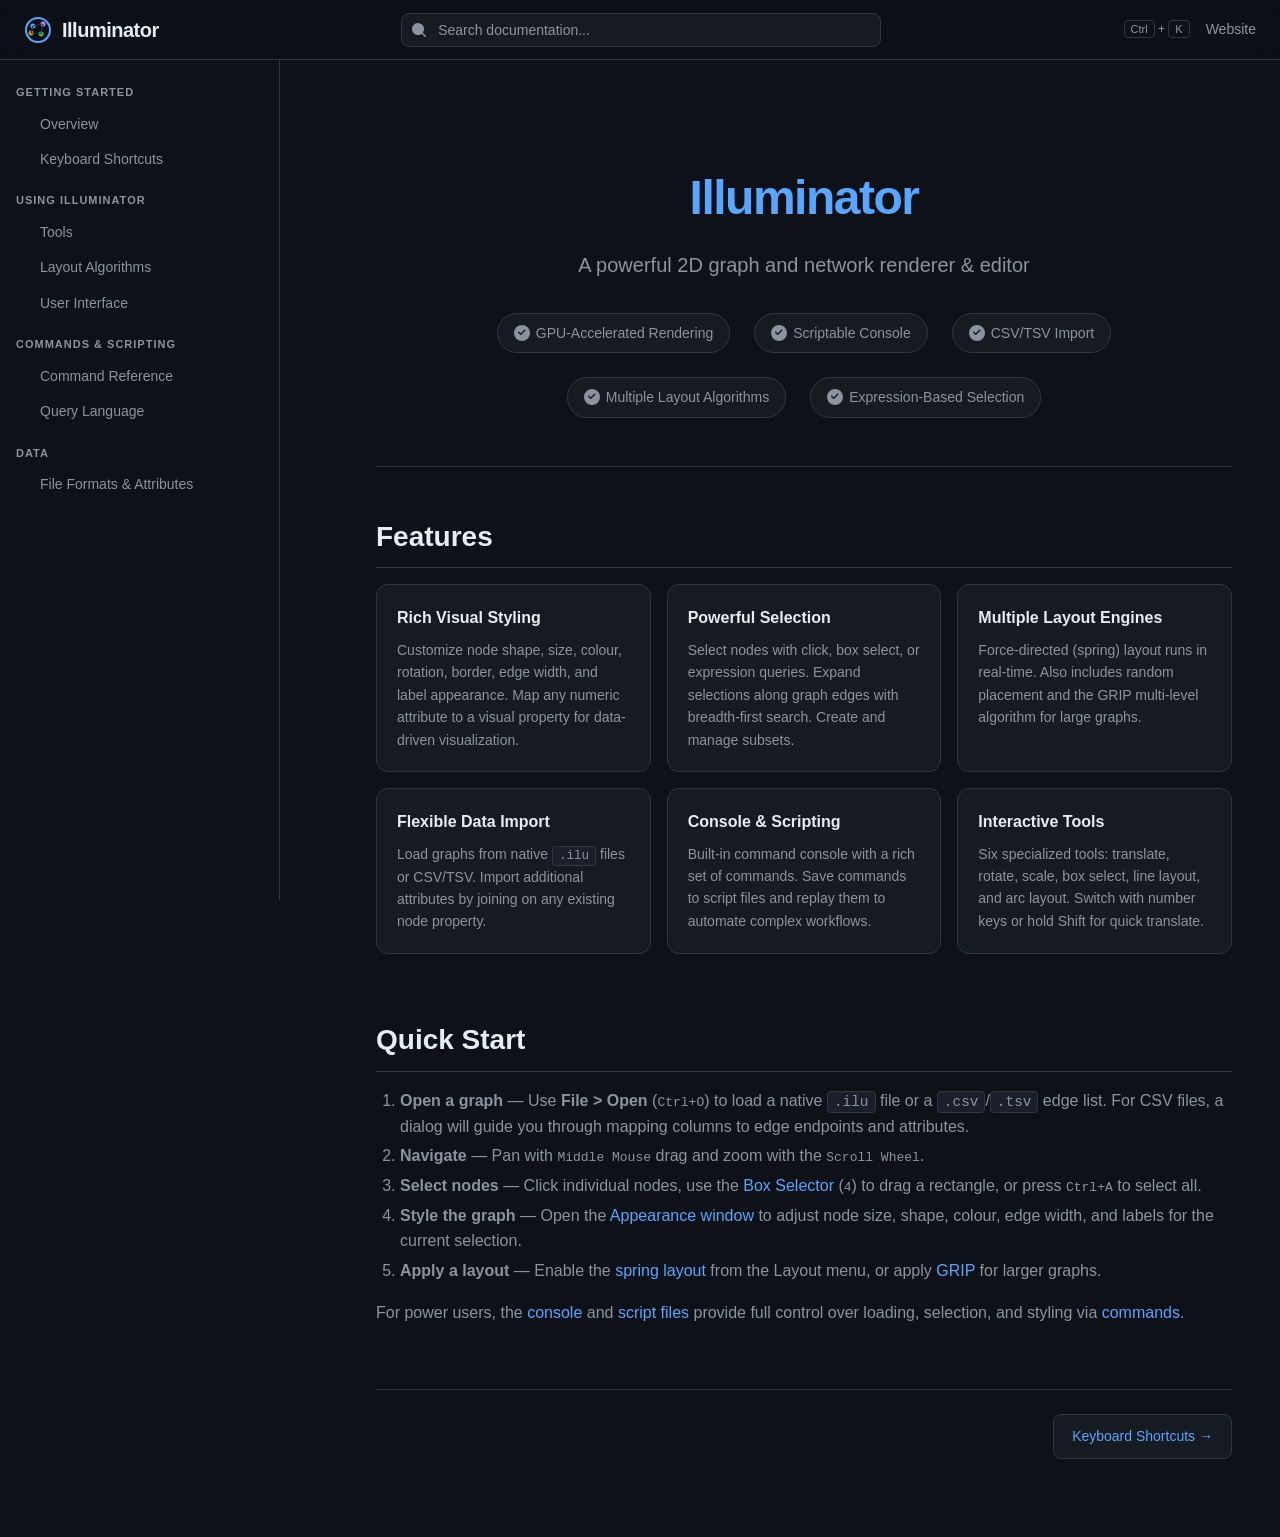
<file: docs/index.html>
<!DOCTYPE html>
<html lang="en">
<head>
<meta charset="UTF-8">
<meta name="viewport" content="width=device-width, initial-scale=1.0">
<title>Illuminator - 2D Graph Editor & Renderer</title>
<link rel="stylesheet" href="style.css">
</head>
<body>

<header class="header">
  <button class="sidebar-toggle" onclick="document.querySelector('.sidebar').classList.toggle('open')" aria-label="Toggle navigation">
    <svg width="20" height="20" fill="none" stroke="currentColor" stroke-width="2"><path d="M3 6h14M3 10h14M3 14h14"/></svg>
  </button>
  <a class="header-logo" href="/">
    <svg viewBox="0 0 28 28" fill="none"><circle cx="14" cy="14" r="12" stroke="#58a6ff" stroke-width="2"/><circle cx="9" cy="10" r="2.5" fill="#58a6ff"/><circle cx="19" cy="8" r="2.5" fill="#bc8cff"/><circle cx="17" cy="18" r="2.5" fill="#3fb950"/><circle cx="7" cy="17" r="2.5" fill="#d29922"/><line x1="9" y1="10" x2="19" y2="8" stroke="#30363d" stroke-width="1.2"/><line x1="19" y1="8" x2="17" y2="18" stroke="#30363d" stroke-width="1.2"/><line x1="7" y1="17" x2="9" y2="10" stroke="#30363d" stroke-width="1.2"/><line x1="7" y1="17" x2="17" y2="18" stroke="#30363d" stroke-width="1.2"/></svg>
    <span>Illuminator</span>
  </a>
  <div class="header-search">
    <svg class="search-icon" width="16" height="16" viewBox="0 0 16 16" fill="currentColor"><path d="M11.5 7a4.5 4.5 0 1 1-9 0 4.5 4.5 0 0 1 9 0Zm-.82 4.74a6 6 0 1 1 1.06-1.06l3.04 3.04a.75.75 0 1 1-1.06 1.06l-3.04-3.04Z"/></svg>
    <input type="text" id="searchInput" placeholder="Search documentation..." autocomplete="off">
    <div class="search-results" id="searchResults"></div>
  </div>
  <div class="search-kbd"><kbd>Ctrl</kbd> + <kbd>K</kbd></div>
  <a href="../" class="header-site-link">Website</a>
</header>

<nav class="sidebar" id="sidebar">
  <div class="nav-section">
    <div class="nav-section-title">Getting Started</div>
    <a class="nav-link active" href="/docs/">Overview</a>
    <a class="nav-link" href="shortcuts.html">Keyboard Shortcuts</a>
  </div>
  <div class="nav-section">
    <div class="nav-section-title">Using Illuminator</div>
    <a class="nav-link" href="tools.html">Tools</a>
    <a class="nav-link" href="layouts.html">Layout Algorithms</a>
    <a class="nav-link" href="ui.html">User Interface</a>
  </div>
  <div class="nav-section">
    <div class="nav-section-title">Commands & Scripting</div>
    <a class="nav-link" href="commands.html">Command Reference</a>
    <a class="nav-link" href="query.html">Query Language</a>
  </div>
  <div class="nav-section">
    <div class="nav-section-title">Data</div>
    <a class="nav-link" href="data.html">File Formats & Attributes</a>
  </div>
</nav>

<main class="main">

  <div class="hero">
    <h1><span class="accent">Illuminator</span></h1>
    <p class="subtitle">A powerful 2D graph and network renderer &amp; editor</p>
    <div class="hero-features">
      <div class="hero-badge">
        <svg viewBox="0 0 16 16" fill="currentColor"><path d="M8 0a8 8 0 1 0 0 16A8 8 0 0 0 8 0Zm3.28 5.78-4 4a.75.75 0 0 1-1.06 0l-2-2a.75.75 0 1 1 1.06-1.06L6.75 8.19l3.47-3.47a.75.75 0 1 1 1.06 1.06Z"/></svg>
        GPU-Accelerated Rendering
      </div>
      <div class="hero-badge">
        <svg viewBox="0 0 16 16" fill="currentColor"><path d="M8 0a8 8 0 1 0 0 16A8 8 0 0 0 8 0Zm3.28 5.78-4 4a.75.75 0 0 1-1.06 0l-2-2a.75.75 0 1 1 1.06-1.06L6.75 8.19l3.47-3.47a.75.75 0 1 1 1.06 1.06Z"/></svg>
        Scriptable Console
      </div>
      <div class="hero-badge">
        <svg viewBox="0 0 16 16" fill="currentColor"><path d="M8 0a8 8 0 1 0 0 16A8 8 0 0 0 8 0Zm3.28 5.78-4 4a.75.75 0 0 1-1.06 0l-2-2a.75.75 0 1 1 1.06-1.06L6.75 8.19l3.47-3.47a.75.75 0 1 1 1.06 1.06Z"/></svg>
        CSV/TSV Import
      </div>
      <div class="hero-badge">
        <svg viewBox="0 0 16 16" fill="currentColor"><path d="M8 0a8 8 0 1 0 0 16A8 8 0 0 0 8 0Zm3.28 5.78-4 4a.75.75 0 0 1-1.06 0l-2-2a.75.75 0 1 1 1.06-1.06L6.75 8.19l3.47-3.47a.75.75 0 1 1 1.06 1.06Z"/></svg>
        Multiple Layout Algorithms
      </div>
      <div class="hero-badge">
        <svg viewBox="0 0 16 16" fill="currentColor"><path d="M8 0a8 8 0 1 0 0 16A8 8 0 0 0 8 0Zm3.28 5.78-4 4a.75.75 0 0 1-1.06 0l-2-2a.75.75 0 1 1 1.06-1.06L6.75 8.19l3.47-3.47a.75.75 0 1 1 1.06 1.06Z"/></svg>
        Expression-Based Selection
      </div>
    </div>
  </div>

  <section class="section" id="features">
    <h2>Features</h2>
    <div class="card-grid">
      <a class="card" href="ui.html#appearance">
        <h4>Rich Visual Styling</h4>
        <p>Customize node shape, size, colour, rotation, border, edge width, and label appearance. Map any numeric attribute to a visual property for data-driven visualization.</p>
      </a>
      <a class="card" href="commands.html#select">
        <h4>Powerful Selection</h4>
        <p>Select nodes with click, box select, or expression queries. Expand selections along graph edges with breadth-first search. Create and manage subsets.</p>
      </a>
      <a class="card" href="layouts.html">
        <h4>Multiple Layout Engines</h4>
        <p>Force-directed (spring) layout runs in real-time. Also includes random placement and the GRIP multi-level algorithm for large graphs.</p>
      </a>
      <a class="card" href="data.html">
        <h4>Flexible Data Import</h4>
        <p>Load graphs from native <code>.ilu</code> files or CSV/TSV. Import additional attributes by joining on any existing node property.</p>
      </a>
      <a class="card" href="commands.html">
        <h4>Console &amp; Scripting</h4>
        <p>Built-in command console with a rich set of commands. Save commands to script files and replay them to automate complex workflows.</p>
      </a>
      <a class="card" href="tools.html">
        <h4>Interactive Tools</h4>
        <p>Six specialized tools: translate, rotate, scale, box select, line layout, and arc layout. Switch with number keys or hold Shift for quick translate.</p>
      </a>
    </div>
  </section>

  <section class="section">
    <h2>Quick Start</h2>
    <ol>
      <li><strong>Open a graph</strong> &mdash; Use <strong>File &gt; Open</strong> (<kbd>Ctrl+O</kbd>) to load a native <code>.ilu</code> file or a <code>.csv</code>/<code>.tsv</code> edge list. For CSV files, a dialog will guide you through mapping columns to edge endpoints and attributes.</li>
      <li><strong>Navigate</strong> &mdash; Pan with <kbd>Middle Mouse</kbd> drag and zoom with the <kbd>Scroll Wheel</kbd>.</li>
      <li><strong>Select nodes</strong> &mdash; Click individual nodes, use the <a href="tools.html#box">Box Selector</a> (<kbd>4</kbd>) to drag a rectangle, or press <kbd>Ctrl+A</kbd> to select all.</li>
      <li><strong>Style the graph</strong> &mdash; Open the <a href="ui.html#appearance">Appearance window</a> to adjust node size, shape, colour, edge width, and labels for the current selection.</li>
      <li><strong>Apply a layout</strong> &mdash; Enable the <a href="layouts.html#spring">spring layout</a> from the Layout menu, or apply <a href="layouts.html#grip">GRIP</a> for larger graphs.</li>
    </ol>
    <p>For power users, the <a href="ui.html#console">console</a> and <a href="query.html#scripting">script files</a> provide full control over loading, selection, and styling via <a href="commands.html">commands</a>.</p>
  </section>

  <div class="page-nav">
    <span class="spacer"></span>
    <a href="shortcuts.html">Keyboard Shortcuts &rarr;</a>
  </div>

</main>

<script src="search.js"></script>
</body>
</html>
</file>
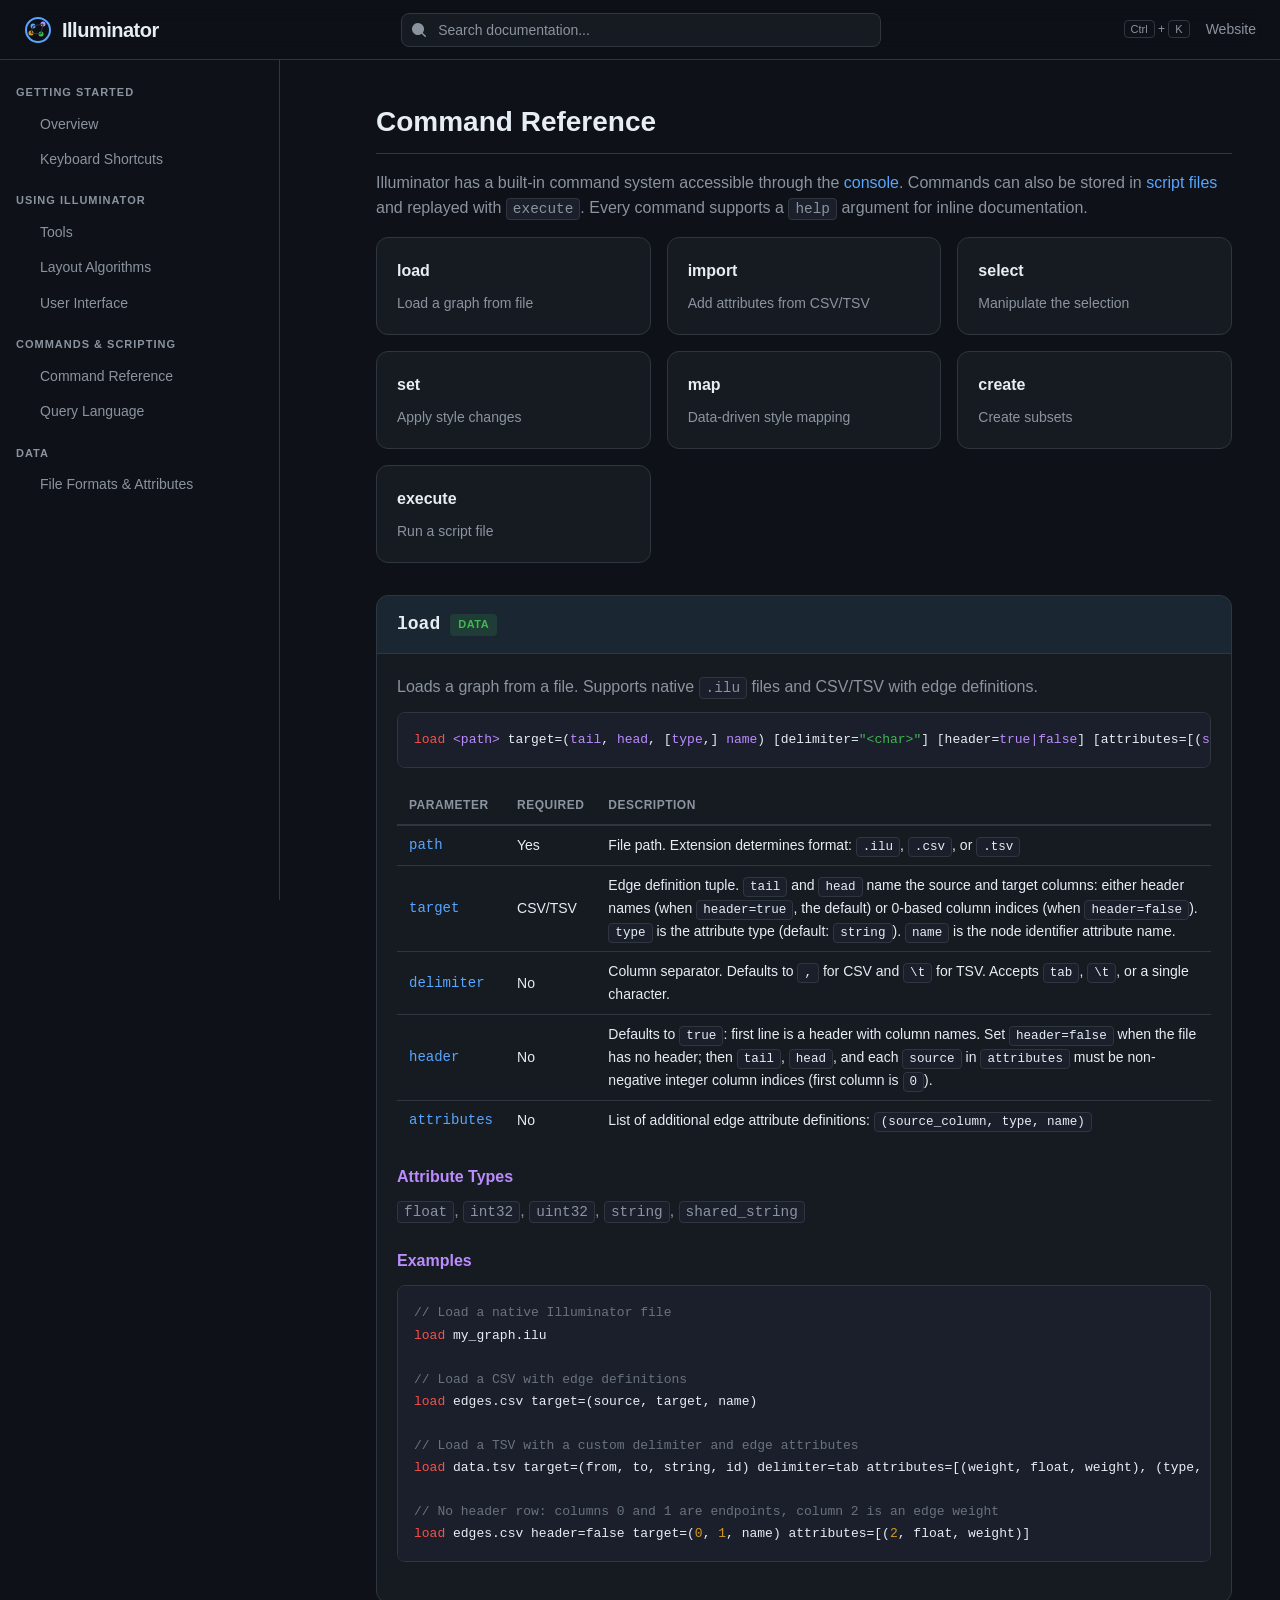
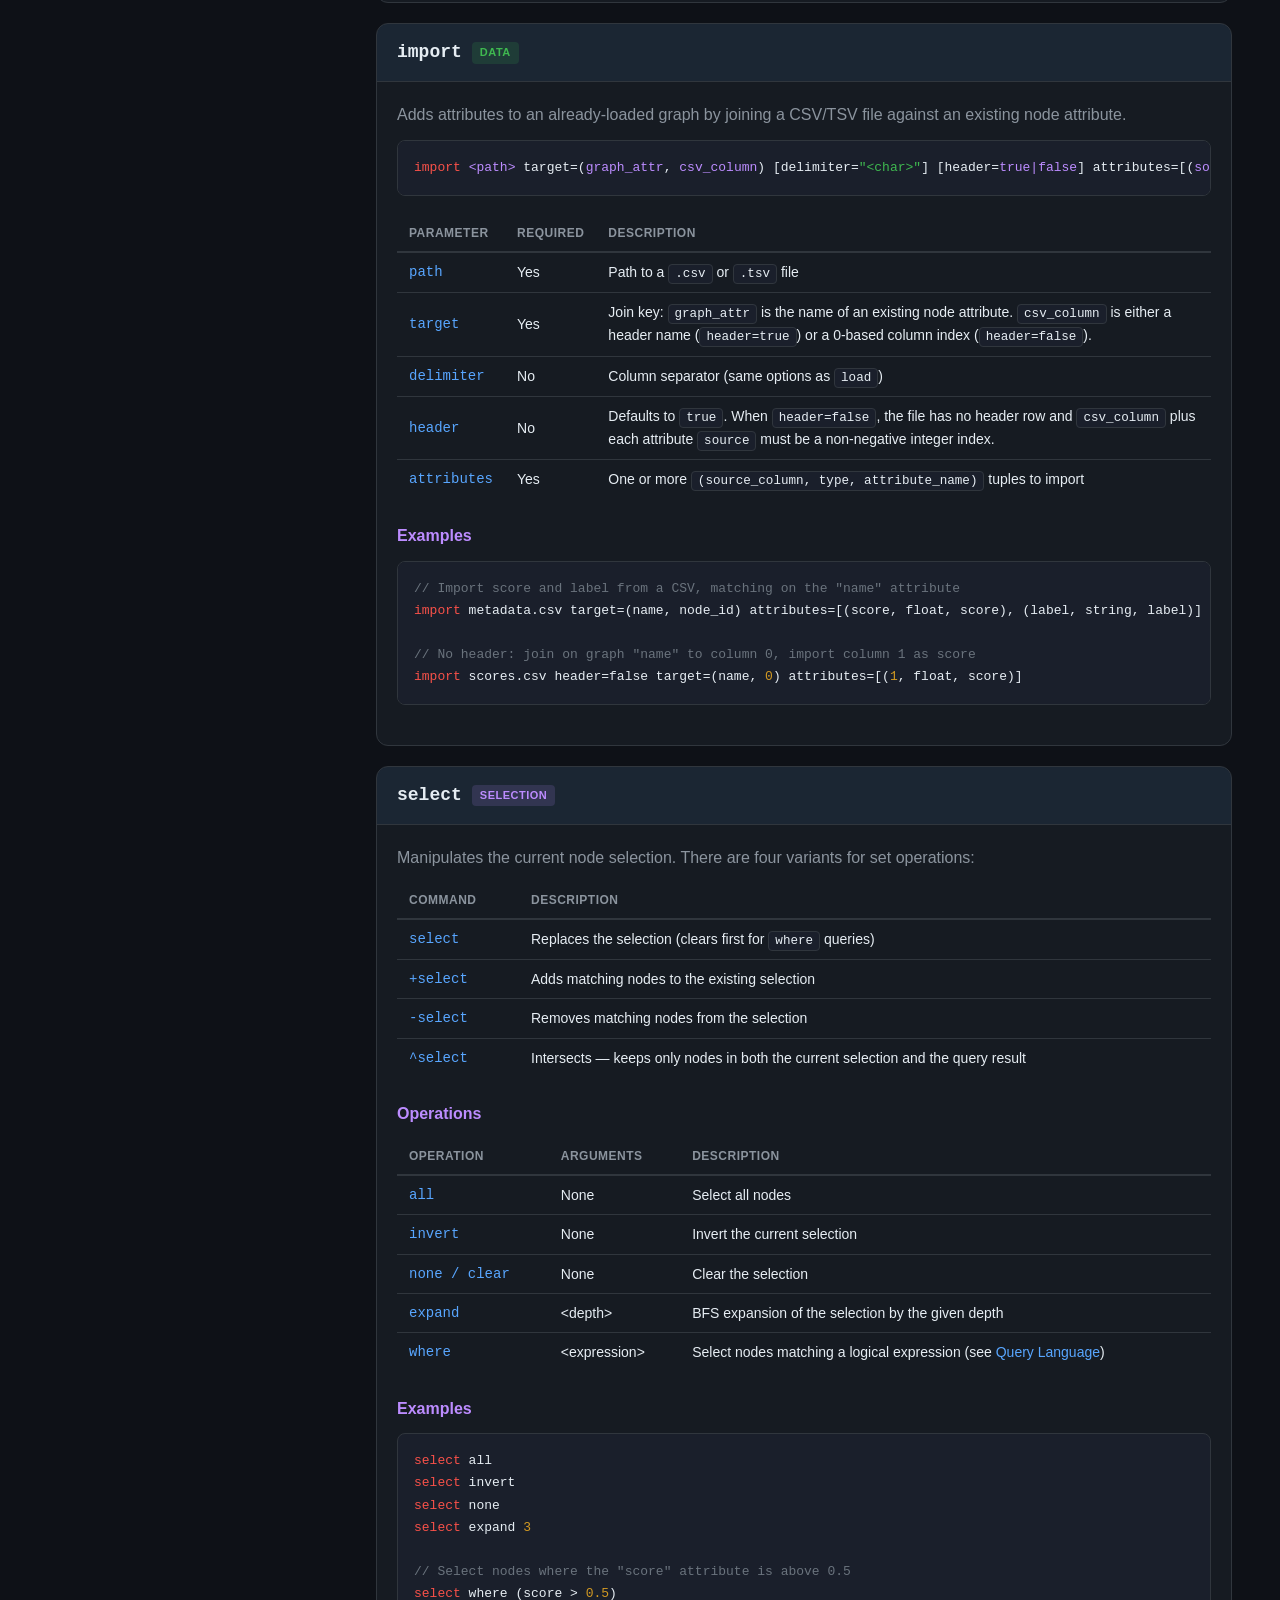
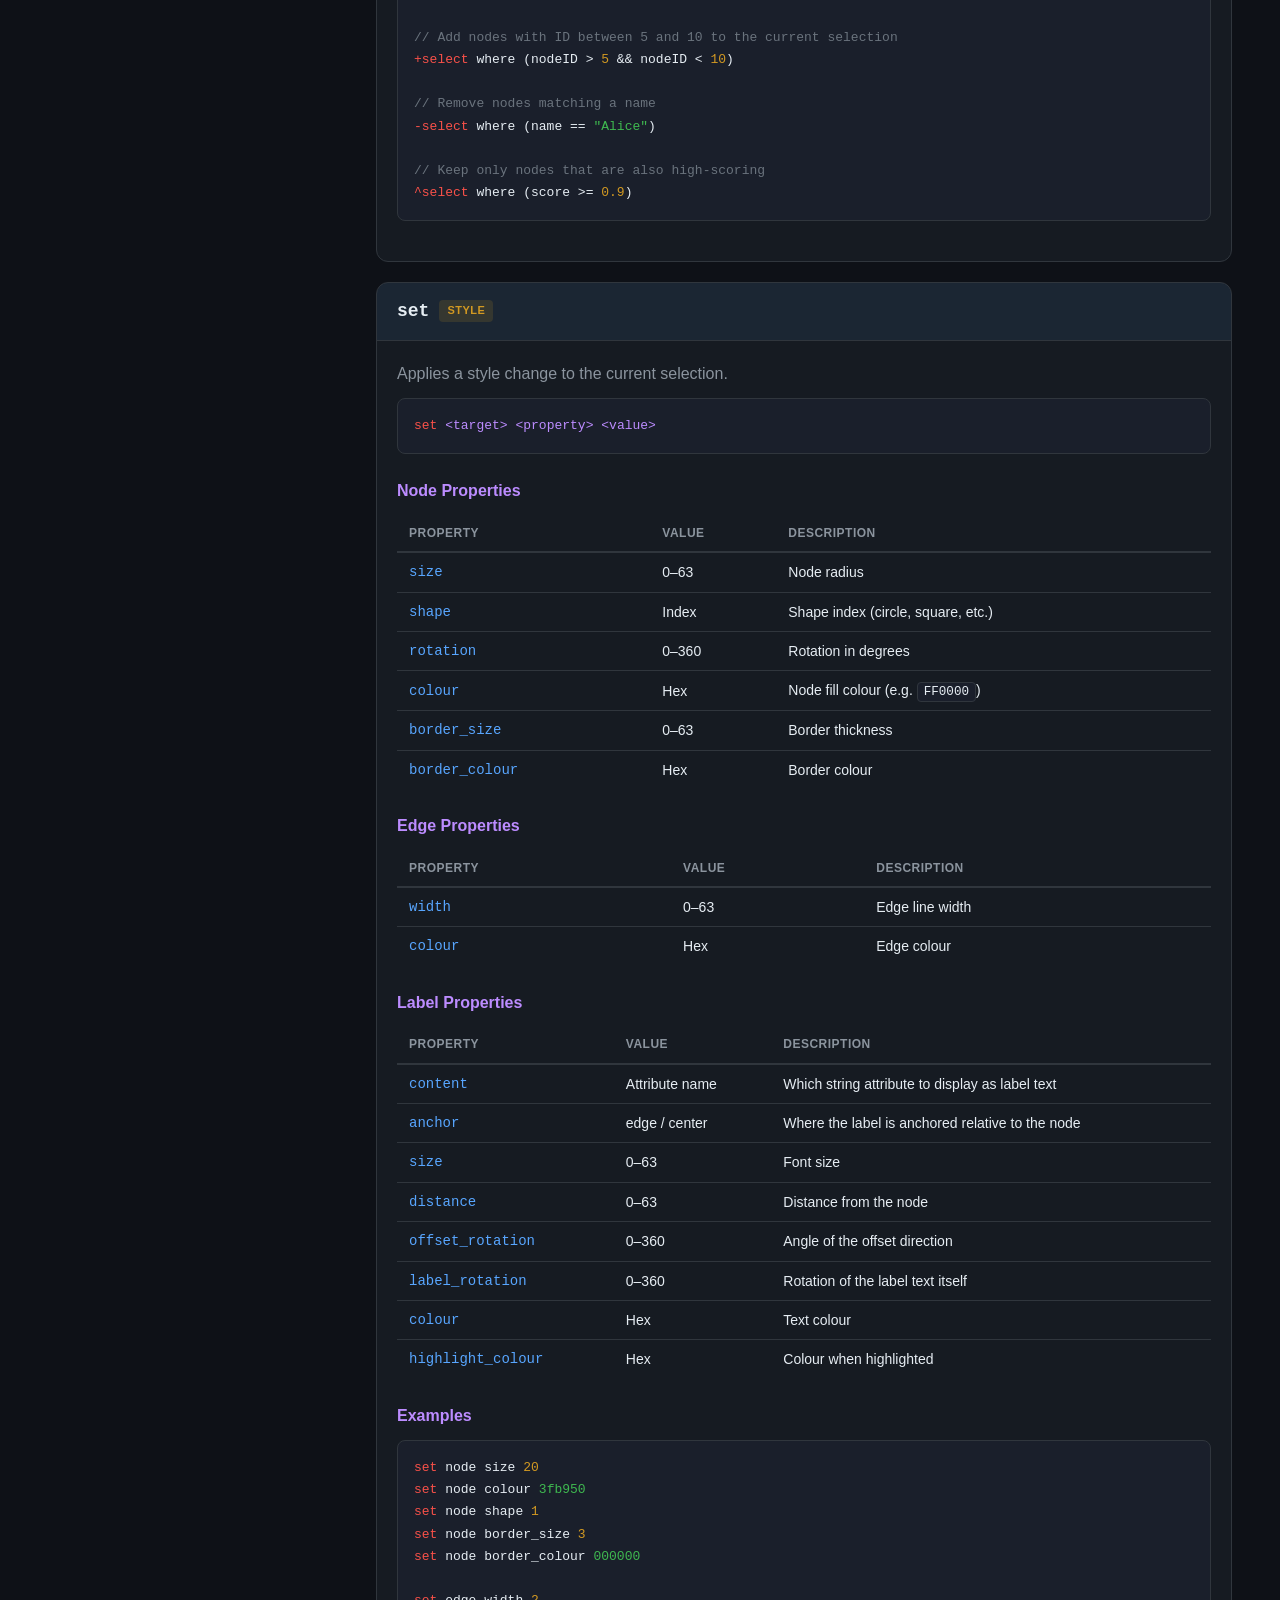
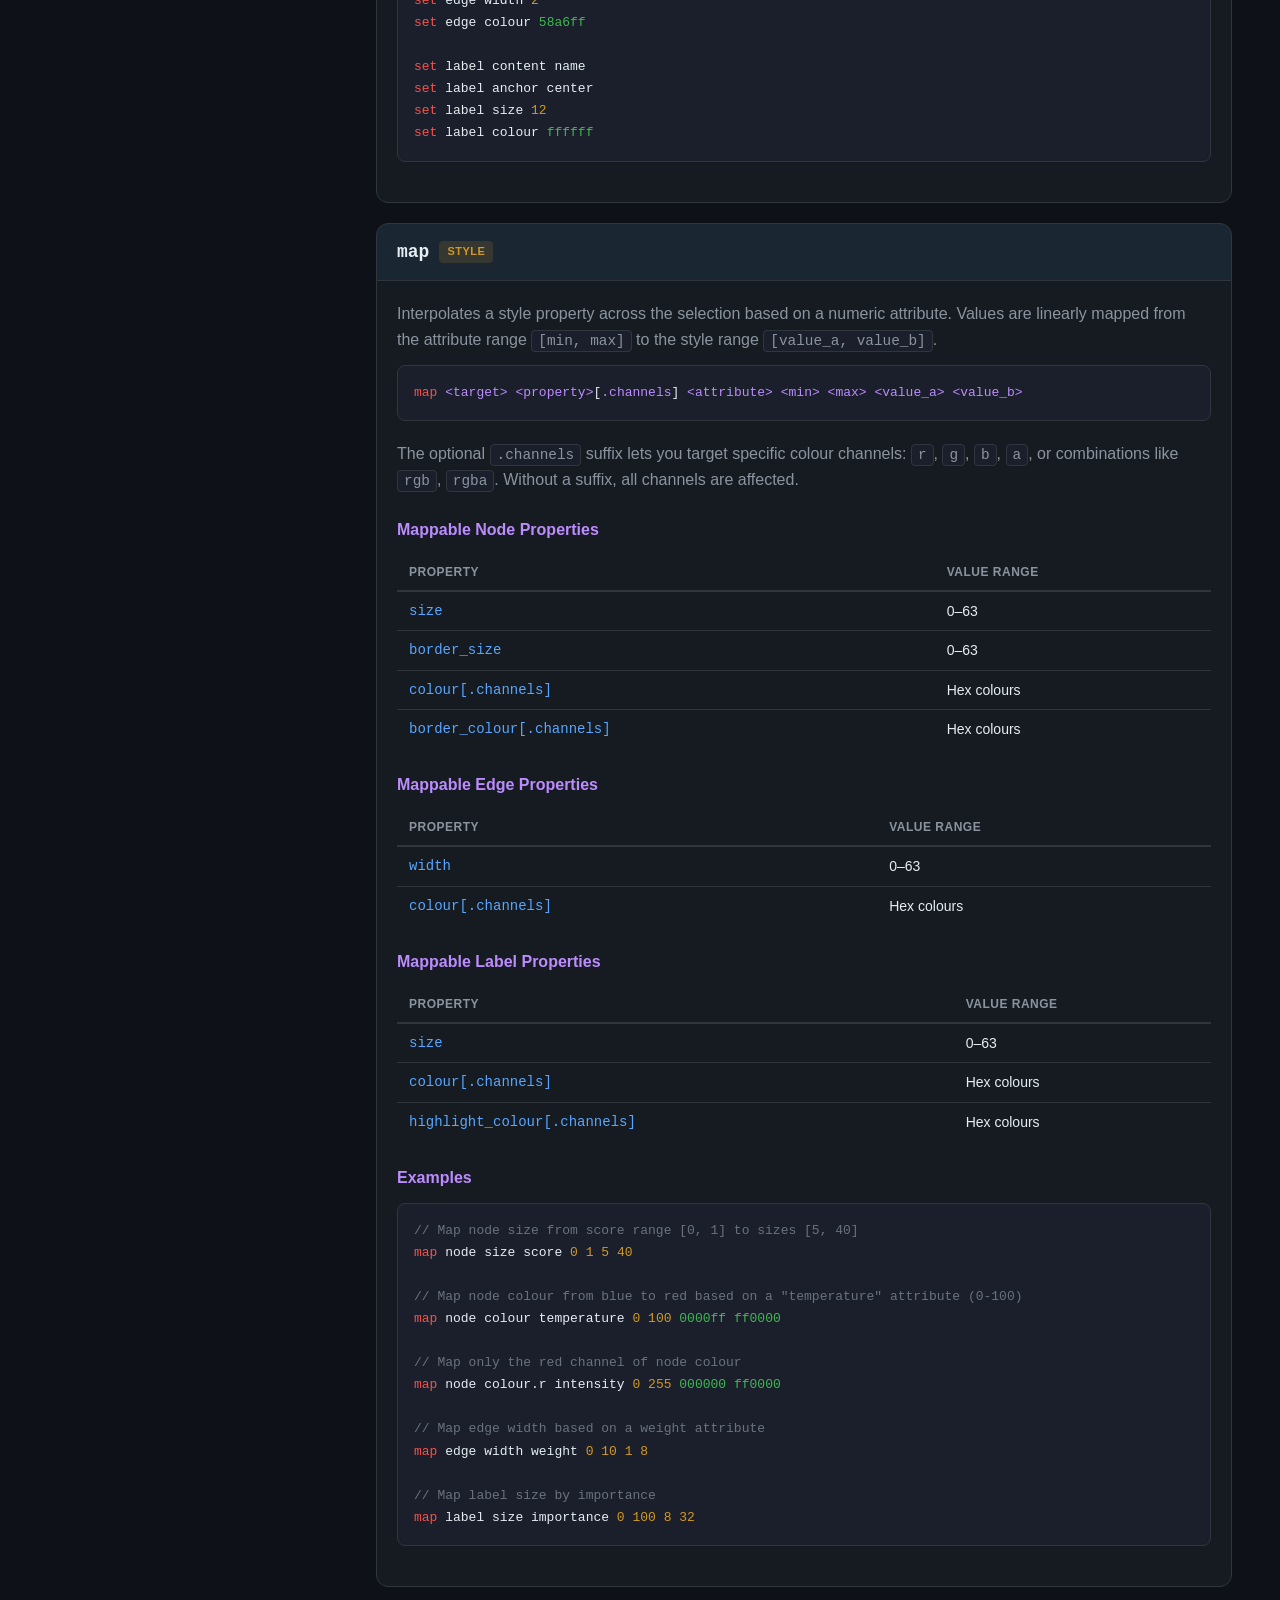
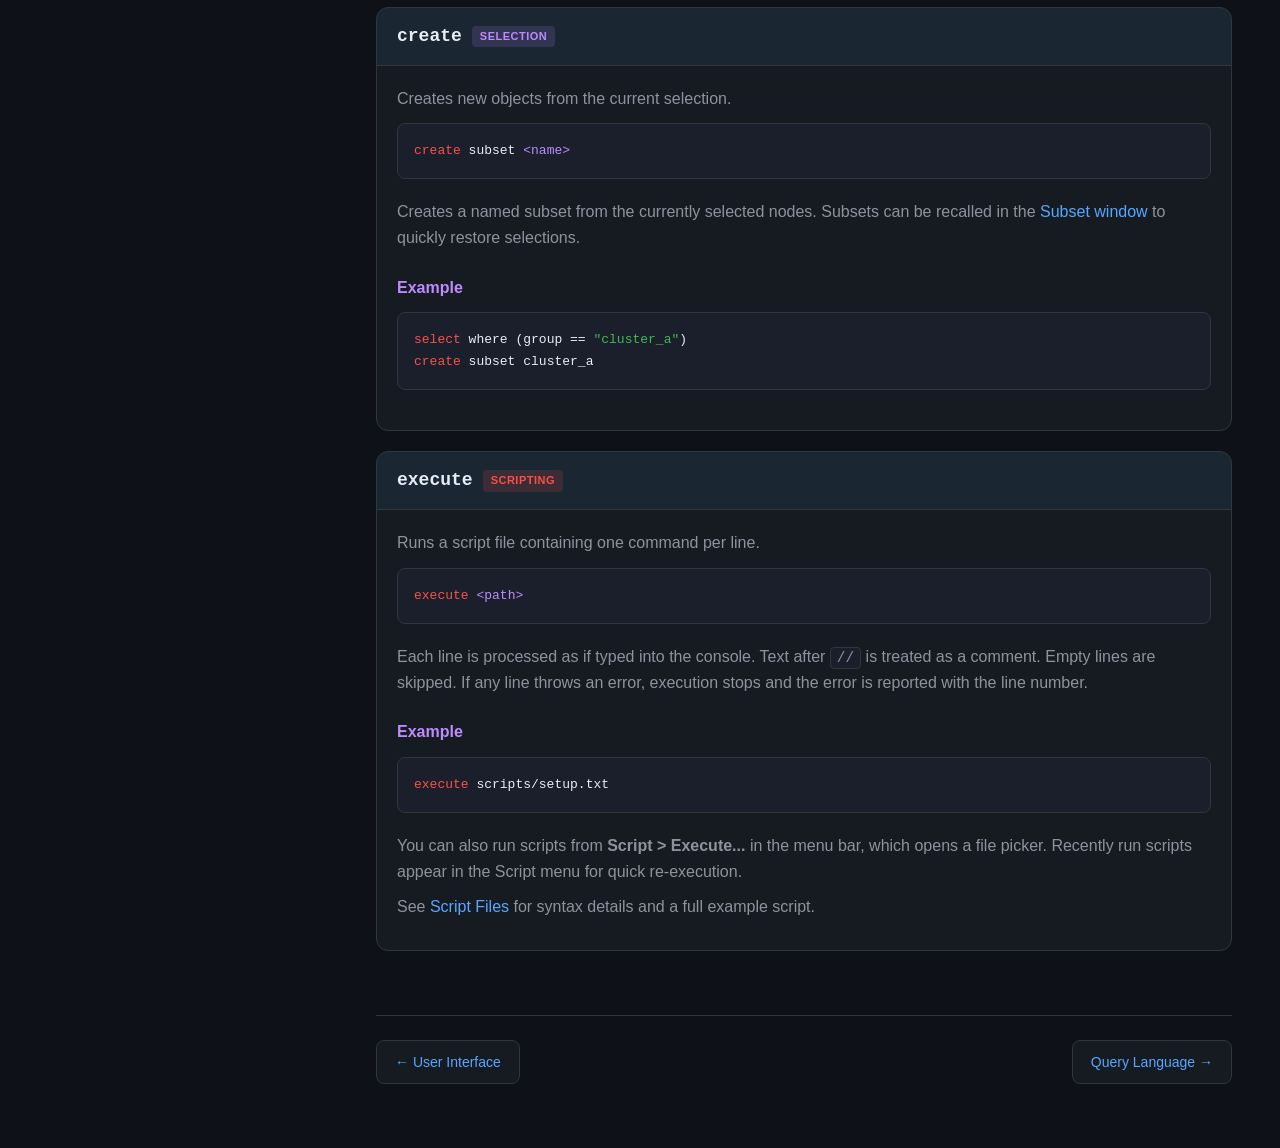
<file: docs/commands.html>
<!DOCTYPE html>
<html lang="en">
<head>
<meta charset="UTF-8">
<meta name="viewport" content="width=device-width, initial-scale=1.0">
<title>Command Reference - Illuminator</title>
<link rel="stylesheet" href="style.css">
</head>
<body>

<header class="header">
  <button class="sidebar-toggle" onclick="document.querySelector('.sidebar').classList.toggle('open')" aria-label="Toggle navigation">
    <svg width="20" height="20" fill="none" stroke="currentColor" stroke-width="2"><path d="M3 6h14M3 10h14M3 14h14"/></svg>
  </button>
  <a class="header-logo" href="index.html">
    <svg viewBox="0 0 28 28" fill="none"><circle cx="14" cy="14" r="12" stroke="#58a6ff" stroke-width="2"/><circle cx="9" cy="10" r="2.5" fill="#58a6ff"/><circle cx="19" cy="8" r="2.5" fill="#bc8cff"/><circle cx="17" cy="18" r="2.5" fill="#3fb950"/><circle cx="7" cy="17" r="2.5" fill="#d29922"/><line x1="9" y1="10" x2="19" y2="8" stroke="#30363d" stroke-width="1.2"/><line x1="19" y1="8" x2="17" y2="18" stroke="#30363d" stroke-width="1.2"/><line x1="7" y1="17" x2="9" y2="10" stroke="#30363d" stroke-width="1.2"/><line x1="7" y1="17" x2="17" y2="18" stroke="#30363d" stroke-width="1.2"/></svg>
    <span>Illuminator</span>
  </a>
  <div class="header-search">
    <svg class="search-icon" width="16" height="16" viewBox="0 0 16 16" fill="currentColor"><path d="M11.5 7a4.5 4.5 0 1 1-9 0 4.5 4.5 0 0 1 9 0Zm-.82 4.74a6 6 0 1 1 1.06-1.06l3.04 3.04a.75.75 0 1 1-1.06 1.06l-3.04-3.04Z"/></svg>
    <input type="text" id="searchInput" placeholder="Search documentation..." autocomplete="off">
    <div class="search-results" id="searchResults"></div>
  </div>
  <div class="search-kbd"><kbd>Ctrl</kbd> + <kbd>K</kbd></div>
  <a href="../" class="header-site-link">Website</a>
</header>

<nav class="sidebar" id="sidebar">
  <div class="nav-section">
    <div class="nav-section-title">Getting Started</div>
    <a class="nav-link" href="index.html">Overview</a>
    <a class="nav-link" href="shortcuts.html">Keyboard Shortcuts</a>
  </div>
  <div class="nav-section">
    <div class="nav-section-title">Using Illuminator</div>
    <a class="nav-link" href="tools.html">Tools</a>
    <a class="nav-link" href="layouts.html">Layout Algorithms</a>
    <a class="nav-link" href="ui.html">User Interface</a>
  </div>
  <div class="nav-section">
    <div class="nav-section-title">Commands & Scripting</div>
    <a class="nav-link active" href="commands.html">Command Reference</a>
    <a class="nav-link" href="query.html">Query Language</a>
  </div>
  <div class="nav-section">
    <div class="nav-section-title">Data</div>
    <a class="nav-link" href="data.html">File Formats & Attributes</a>
  </div>
</nav>

<main class="main">

  <section class="section">
    <h2>Command Reference</h2>
    <p>Illuminator has a built-in command system accessible through the <a href="ui.html#console">console</a>. Commands can also be stored in <a href="query.html#scripting">script files</a> and replayed with <code>execute</code>. Every command supports a <code>help</code> argument for inline documentation.</p>

    <div class="card-grid" style="margin-bottom: 32px;">
      <a class="card" href="#load"><h4>load</h4><p>Load a graph from file</p></a>
      <a class="card" href="#import"><h4>import</h4><p>Add attributes from CSV/TSV</p></a>
      <a class="card" href="#select"><h4>select</h4><p>Manipulate the selection</p></a>
      <a class="card" href="#set"><h4>set</h4><p>Apply style changes</p></a>
      <a class="card" href="#map"><h4>map</h4><p>Data-driven style mapping</p></a>
      <a class="card" href="#create"><h4>create</h4><p>Create subsets</p></a>
      <a class="card" href="#execute"><h4>execute</h4><p>Run a script file</p></a>
    </div>

    <!-- load -->
    <div class="cmd-block" id="load">
      <div class="cmd-header">
        <span class="cmd-name">load</span>
        <span class="cmd-tag data">Data</span>
      </div>
      <div class="cmd-body">
        <p>Loads a graph from a file. Supports native <code>.ilu</code> files and CSV/TSV with edge definitions.</p>
        <div class="cmd-syntax">
          <pre><code><span class="code-keyword">load</span> <span class="code-param">&lt;path&gt;</span> target=(<span class="code-param">tail</span>, <span class="code-param">head</span>, [<span class="code-param">type</span>,] <span class="code-param">name</span>) [delimiter=<span class="code-string">"&lt;char&gt;"</span>] [header=<span class="code-param">true|false</span>] [attributes=[(<span class="code-param">source</span>, <span class="code-param">type</span>, <span class="code-param">name</span>), ...]]</code></pre>
        </div>
        <table class="param-table">
          <tr><th>Parameter</th><th>Required</th><th>Description</th></tr>
          <tr><td>path</td><td>Yes</td><td>File path. Extension determines format: <code>.ilu</code>, <code>.csv</code>, or <code>.tsv</code></td></tr>
          <tr><td>target</td><td>CSV/TSV</td><td>Edge definition tuple. <code>tail</code> and <code>head</code> name the source and target columns: either header names (when <code>header=true</code>, the default) or 0-based column indices (when <code>header=false</code>). <code>type</code> is the attribute type (default: <code>string</code>). <code>name</code> is the node identifier attribute name.</td></tr>
          <tr><td>delimiter</td><td>No</td><td>Column separator. Defaults to <code>,</code> for CSV and <code>\t</code> for TSV. Accepts <code>tab</code>, <code>\t</code>, or a single character.</td></tr>
          <tr><td>header</td><td>No</td><td>Defaults to <code>true</code>: first line is a header with column names. Set <code>header=false</code> when the file has no header; then <code>tail</code>, <code>head</code>, and each <code>source</code> in <code>attributes</code> must be non-negative integer column indices (first column is <code>0</code>).</td></tr>
          <tr><td>attributes</td><td>No</td><td>List of additional edge attribute definitions: <code>(source_column, type, name)</code></td></tr>
        </table>
        <h4>Attribute Types</h4>
        <p><code>float</code>, <code>int32</code>, <code>uint32</code>, <code>string</code>, <code>shared_string</code></p>
        <h4>Examples</h4>
<pre><code><span class="code-comment">// Load a native Illuminator file</span>
<span class="code-keyword">load</span> my_graph.ilu

<span class="code-comment">// Load a CSV with edge definitions</span>
<span class="code-keyword">load</span> edges.csv target=(source, target, name)

<span class="code-comment">// Load a TSV with a custom delimiter and edge attributes</span>
<span class="code-keyword">load</span> data.tsv target=(from, to, string, id) delimiter=tab attributes=[(weight, float, weight), (type, string, category)]

<span class="code-comment">// No header row: columns 0 and 1 are endpoints, column 2 is an edge weight</span>
<span class="code-keyword">load</span> edges.csv header=false target=(<span class="code-number">0</span>, <span class="code-number">1</span>, name) attributes=[(<span class="code-number">2</span>, float, weight)]</code></pre>
      </div>
    </div>

    <!-- import -->
    <div class="cmd-block" id="import">
      <div class="cmd-header">
        <span class="cmd-name">import</span>
        <span class="cmd-tag data">Data</span>
      </div>
      <div class="cmd-body">
        <p>Adds attributes to an already-loaded graph by joining a CSV/TSV file against an existing node attribute.</p>
        <div class="cmd-syntax">
          <pre><code><span class="code-keyword">import</span> <span class="code-param">&lt;path&gt;</span> target=(<span class="code-param">graph_attr</span>, <span class="code-param">csv_column</span>) [delimiter=<span class="code-string">"&lt;char&gt;"</span>] [header=<span class="code-param">true|false</span>] attributes=[(<span class="code-param">source</span>, <span class="code-param">type</span>, <span class="code-param">name</span>), ...]</code></pre>
        </div>
        <table class="param-table">
          <tr><th>Parameter</th><th>Required</th><th>Description</th></tr>
          <tr><td>path</td><td>Yes</td><td>Path to a <code>.csv</code> or <code>.tsv</code> file</td></tr>
          <tr><td>target</td><td>Yes</td><td>Join key: <code>graph_attr</code> is the name of an existing node attribute. <code>csv_column</code> is either a header name (<code>header=true</code>) or a 0-based column index (<code>header=false</code>).</td></tr>
          <tr><td>delimiter</td><td>No</td><td>Column separator (same options as <code>load</code>)</td></tr>
          <tr><td>header</td><td>No</td><td>Defaults to <code>true</code>. When <code>header=false</code>, the file has no header row and <code>csv_column</code> plus each attribute <code>source</code> must be a non-negative integer index.</td></tr>
          <tr><td>attributes</td><td>Yes</td><td>One or more <code>(source_column, type, attribute_name)</code> tuples to import</td></tr>
        </table>
        <h4>Examples</h4>
<pre><code><span class="code-comment">// Import score and label from a CSV, matching on the "name" attribute</span>
<span class="code-keyword">import</span> metadata.csv target=(name, node_id) attributes=[(score, float, score), (label, string, label)]

<span class="code-comment">// No header: join on graph "name" to column 0, import column 1 as score</span>
<span class="code-keyword">import</span> scores.csv header=false target=(name, <span class="code-number">0</span>) attributes=[(<span class="code-number">1</span>, float, score)]</code></pre>
      </div>
    </div>

    <!-- select -->
    <div class="cmd-block" id="select">
      <div class="cmd-header">
        <span class="cmd-name">select</span>
        <span class="cmd-tag selection">Selection</span>
      </div>
      <div class="cmd-body">
        <p>Manipulates the current node selection. There are four variants for set operations:</p>
        <table class="param-table">
          <tr><th>Command</th><th>Description</th></tr>
          <tr><td>select</td><td>Replaces the selection (clears first for <code>where</code> queries)</td></tr>
          <tr><td>+select</td><td>Adds matching nodes to the existing selection</td></tr>
          <tr><td>-select</td><td>Removes matching nodes from the selection</td></tr>
          <tr><td>^select</td><td>Intersects &mdash; keeps only nodes in both the current selection and the query result</td></tr>
        </table>
        <h4>Operations</h4>
        <table class="param-table">
          <tr><th>Operation</th><th>Arguments</th><th>Description</th></tr>
          <tr><td>all</td><td>None</td><td>Select all nodes</td></tr>
          <tr><td>invert</td><td>None</td><td>Invert the current selection</td></tr>
          <tr><td>none / clear</td><td>None</td><td>Clear the selection</td></tr>
          <tr><td>expand</td><td>&lt;depth&gt;</td><td>BFS expansion of the selection by the given depth</td></tr>
          <tr><td>where</td><td>&lt;expression&gt;</td><td>Select nodes matching a logical expression (see <a href="query.html">Query Language</a>)</td></tr>
        </table>
        <h4>Examples</h4>
<pre><code><span class="code-keyword">select</span> all
<span class="code-keyword">select</span> invert
<span class="code-keyword">select</span> none
<span class="code-keyword">select</span> expand <span class="code-number">3</span>

<span class="code-comment">// Select nodes where the "score" attribute is above 0.5</span>
<span class="code-keyword">select</span> where (score > <span class="code-number">0.5</span>)

<span class="code-comment">// Add nodes with ID between 5 and 10 to the current selection</span>
<span class="code-keyword">+select</span> where (nodeID > <span class="code-number">5</span> && nodeID &lt; <span class="code-number">10</span>)

<span class="code-comment">// Remove nodes matching a name</span>
<span class="code-keyword">-select</span> where (name == <span class="code-string">"Alice"</span>)

<span class="code-comment">// Keep only nodes that are also high-scoring</span>
<span class="code-keyword">^select</span> where (score >= <span class="code-number">0.9</span>)</code></pre>
      </div>
    </div>

    <!-- set -->
    <div class="cmd-block" id="set">
      <div class="cmd-header">
        <span class="cmd-name">set</span>
        <span class="cmd-tag style">Style</span>
      </div>
      <div class="cmd-body">
        <p>Applies a style change to the current selection.</p>
        <div class="cmd-syntax">
          <pre><code><span class="code-keyword">set</span> <span class="code-param">&lt;target&gt;</span> <span class="code-param">&lt;property&gt;</span> <span class="code-param">&lt;value&gt;</span></code></pre>
        </div>

        <h4>Node Properties</h4>
        <table class="param-table">
          <tr><th>Property</th><th>Value</th><th>Description</th></tr>
          <tr><td>size</td><td>0&ndash;63</td><td>Node radius</td></tr>
          <tr><td>shape</td><td>Index</td><td>Shape index (circle, square, etc.)</td></tr>
          <tr><td>rotation</td><td>0&ndash;360</td><td>Rotation in degrees</td></tr>
          <tr><td>colour</td><td>Hex</td><td>Node fill colour (e.g. <code>FF0000</code>)</td></tr>
          <tr><td>border_size</td><td>0&ndash;63</td><td>Border thickness</td></tr>
          <tr><td>border_colour</td><td>Hex</td><td>Border colour</td></tr>
        </table>

        <h4>Edge Properties</h4>
        <table class="param-table">
          <tr><th>Property</th><th>Value</th><th>Description</th></tr>
          <tr><td>width</td><td>0&ndash;63</td><td>Edge line width</td></tr>
          <tr><td>colour</td><td>Hex</td><td>Edge colour</td></tr>
        </table>

        <h4>Label Properties</h4>
        <table class="param-table">
          <tr><th>Property</th><th>Value</th><th>Description</th></tr>
          <tr><td>content</td><td>Attribute name</td><td>Which string attribute to display as label text</td></tr>
          <tr><td>anchor</td><td>edge / center</td><td>Where the label is anchored relative to the node</td></tr>
          <tr><td>size</td><td>0&ndash;63</td><td>Font size</td></tr>
          <tr><td>distance</td><td>0&ndash;63</td><td>Distance from the node</td></tr>
          <tr><td>offset_rotation</td><td>0&ndash;360</td><td>Angle of the offset direction</td></tr>
          <tr><td>label_rotation</td><td>0&ndash;360</td><td>Rotation of the label text itself</td></tr>
          <tr><td>colour</td><td>Hex</td><td>Text colour</td></tr>
          <tr><td>highlight_colour</td><td>Hex</td><td>Colour when highlighted</td></tr>
        </table>

        <h4>Examples</h4>
<pre><code><span class="code-keyword">set</span> node size <span class="code-number">20</span>
<span class="code-keyword">set</span> node colour <span class="code-string">3fb950</span>
<span class="code-keyword">set</span> node shape <span class="code-number">1</span>
<span class="code-keyword">set</span> node border_size <span class="code-number">3</span>
<span class="code-keyword">set</span> node border_colour <span class="code-string">000000</span>

<span class="code-keyword">set</span> edge width <span class="code-number">2</span>
<span class="code-keyword">set</span> edge colour <span class="code-string">58a6ff</span>

<span class="code-keyword">set</span> label content name
<span class="code-keyword">set</span> label anchor center
<span class="code-keyword">set</span> label size <span class="code-number">12</span>
<span class="code-keyword">set</span> label colour <span class="code-string">ffffff</span></code></pre>
      </div>
    </div>

    <!-- map -->
    <div class="cmd-block" id="map">
      <div class="cmd-header">
        <span class="cmd-name">map</span>
        <span class="cmd-tag style">Style</span>
      </div>
      <div class="cmd-body">
        <p>Interpolates a style property across the selection based on a numeric attribute. Values are linearly mapped from the attribute range <code>[min, max]</code> to the style range <code>[value_a, value_b]</code>.</p>
        <div class="cmd-syntax">
          <pre><code><span class="code-keyword">map</span> <span class="code-param">&lt;target&gt;</span> <span class="code-param">&lt;property&gt;</span>[<span class="code-param">.channels</span>] <span class="code-param">&lt;attribute&gt;</span> <span class="code-param">&lt;min&gt;</span> <span class="code-param">&lt;max&gt;</span> <span class="code-param">&lt;value_a&gt;</span> <span class="code-param">&lt;value_b&gt;</span></code></pre>
        </div>
        <p>The optional <code>.channels</code> suffix lets you target specific colour channels: <code>r</code>, <code>g</code>, <code>b</code>, <code>a</code>, or combinations like <code>rgb</code>, <code>rgba</code>. Without a suffix, all channels are affected.</p>

        <h4>Mappable Node Properties</h4>
        <table class="param-table">
          <tr><th>Property</th><th>Value Range</th></tr>
          <tr><td>size</td><td>0&ndash;63</td></tr>
          <tr><td>border_size</td><td>0&ndash;63</td></tr>
          <tr><td>colour[.channels]</td><td>Hex colours</td></tr>
          <tr><td>border_colour[.channels]</td><td>Hex colours</td></tr>
        </table>

        <h4>Mappable Edge Properties</h4>
        <table class="param-table">
          <tr><th>Property</th><th>Value Range</th></tr>
          <tr><td>width</td><td>0&ndash;63</td></tr>
          <tr><td>colour[.channels]</td><td>Hex colours</td></tr>
        </table>

        <h4>Mappable Label Properties</h4>
        <table class="param-table">
          <tr><th>Property</th><th>Value Range</th></tr>
          <tr><td>size</td><td>0&ndash;63</td></tr>
          <tr><td>colour[.channels]</td><td>Hex colours</td></tr>
          <tr><td>highlight_colour[.channels]</td><td>Hex colours</td></tr>
        </table>

        <h4>Examples</h4>
<pre><code><span class="code-comment">// Map node size from score range [0, 1] to sizes [5, 40]</span>
<span class="code-keyword">map</span> node size score <span class="code-number">0</span> <span class="code-number">1</span> <span class="code-number">5</span> <span class="code-number">40</span>

<span class="code-comment">// Map node colour from blue to red based on a "temperature" attribute (0-100)</span>
<span class="code-keyword">map</span> node colour temperature <span class="code-number">0</span> <span class="code-number">100</span> <span class="code-string">0000ff</span> <span class="code-string">ff0000</span>

<span class="code-comment">// Map only the red channel of node colour</span>
<span class="code-keyword">map</span> node colour.r intensity <span class="code-number">0</span> <span class="code-number">255</span> <span class="code-string">000000</span> <span class="code-string">ff0000</span>

<span class="code-comment">// Map edge width based on a weight attribute</span>
<span class="code-keyword">map</span> edge width weight <span class="code-number">0</span> <span class="code-number">10</span> <span class="code-number">1</span> <span class="code-number">8</span>

<span class="code-comment">// Map label size by importance</span>
<span class="code-keyword">map</span> label size importance <span class="code-number">0</span> <span class="code-number">100</span> <span class="code-number">8</span> <span class="code-number">32</span></code></pre>
      </div>
    </div>

    <!-- create -->
    <div class="cmd-block" id="create">
      <div class="cmd-header">
        <span class="cmd-name">create</span>
        <span class="cmd-tag selection">Selection</span>
      </div>
      <div class="cmd-body">
        <p>Creates new objects from the current selection.</p>
        <div class="cmd-syntax">
          <pre><code><span class="code-keyword">create</span> subset <span class="code-param">&lt;name&gt;</span></code></pre>
        </div>
        <p>Creates a named subset from the currently selected nodes. Subsets can be recalled in the <a href="ui.html#subset">Subset window</a> to quickly restore selections.</p>
        <h4>Example</h4>
<pre><code><span class="code-keyword">select</span> where (group == <span class="code-string">"cluster_a"</span>)
<span class="code-keyword">create</span> subset cluster_a</code></pre>
      </div>
    </div>

    <!-- execute -->
    <div class="cmd-block" id="execute">
      <div class="cmd-header">
        <span class="cmd-name">execute</span>
        <span class="cmd-tag scripting">Scripting</span>
      </div>
      <div class="cmd-body">
        <p>Runs a script file containing one command per line.</p>
        <div class="cmd-syntax">
          <pre><code><span class="code-keyword">execute</span> <span class="code-param">&lt;path&gt;</span></code></pre>
        </div>
        <p>Each line is processed as if typed into the console. Text after <code>//</code> is treated as a comment. Empty lines are skipped. If any line throws an error, execution stops and the error is reported with the line number.</p>
        <h4>Example</h4>
<pre><code><span class="code-keyword">execute</span> scripts/setup.txt</code></pre>
        <p>You can also run scripts from <strong>Script &gt; Execute...</strong> in the menu bar, which opens a file picker. Recently run scripts appear in the Script menu for quick re-execution.</p>
        <p>See <a href="query.html#scripting">Script Files</a> for syntax details and a full example script.</p>
      </div>
    </div>

  </section>

  <div class="page-nav">
    <a href="ui.html">&larr; User Interface</a>
    <span class="spacer"></span>
    <a href="query.html">Query Language &rarr;</a>
  </div>

</main>

<script src="search.js"></script>
</body>
</html>
</file>
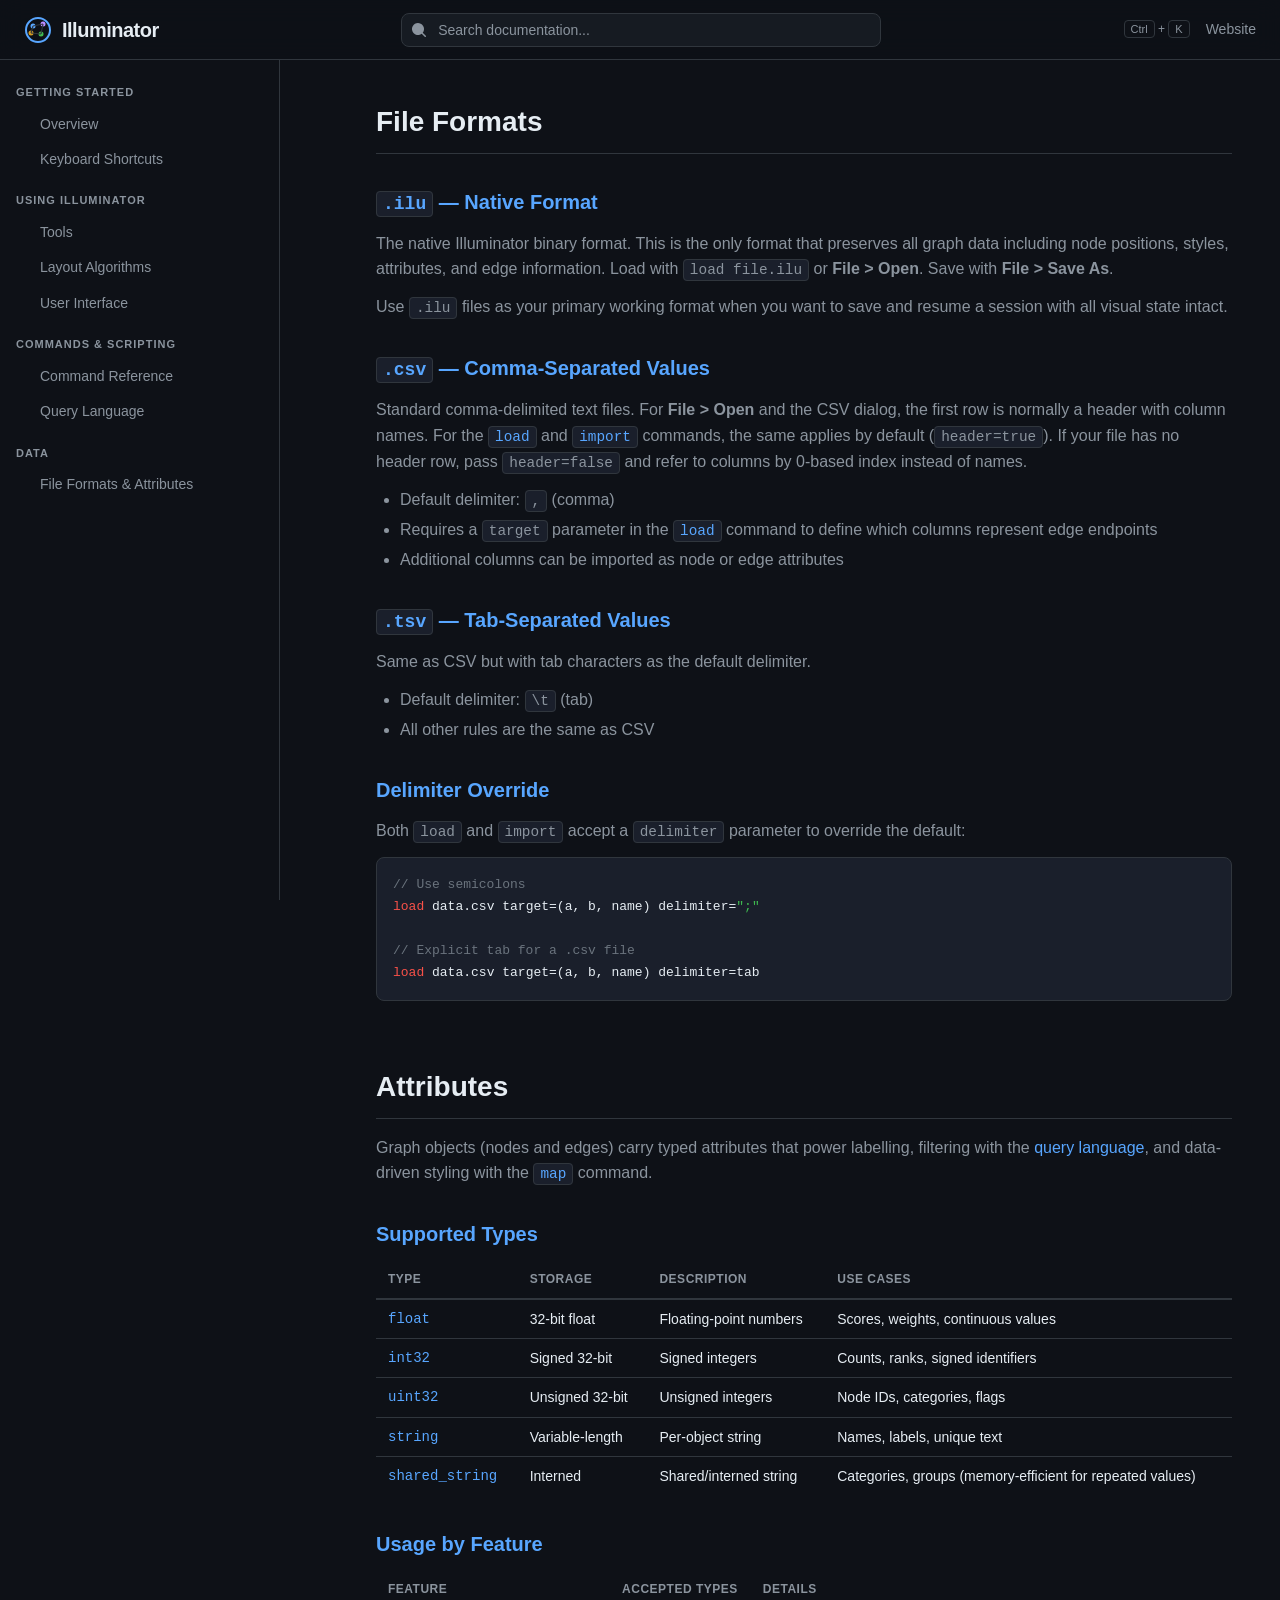
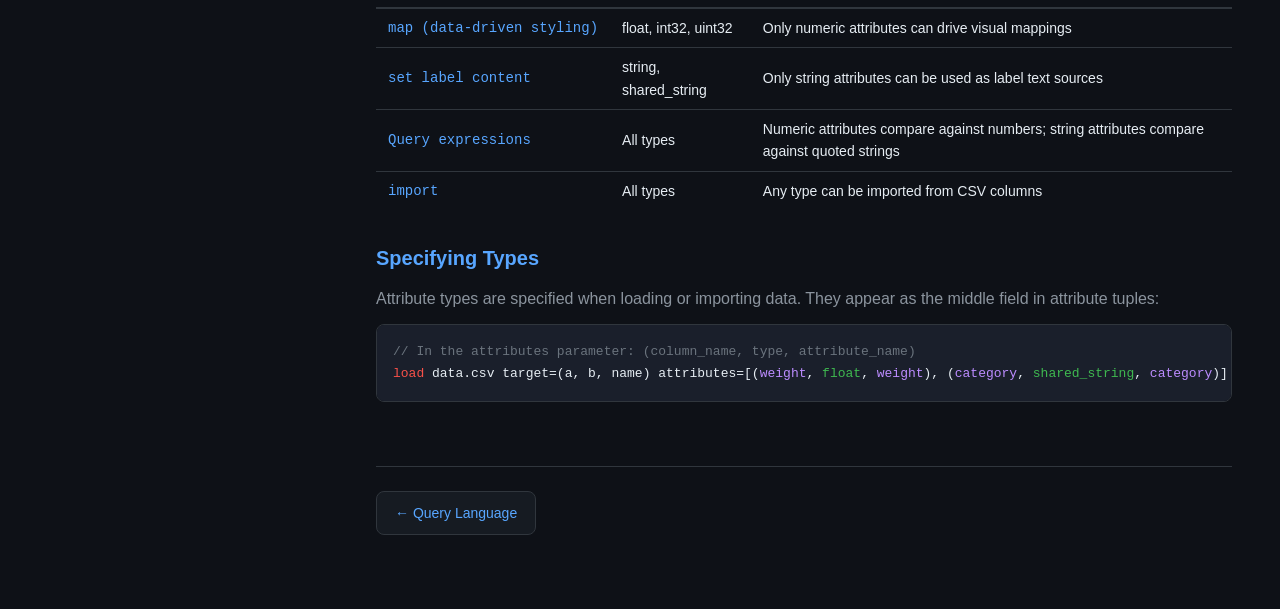
<file: docs/data.html>
<!DOCTYPE html>
<html lang="en">
<head>
<meta charset="UTF-8">
<meta name="viewport" content="width=device-width, initial-scale=1.0">
<title>File Formats & Attributes - Illuminator</title>
<link rel="stylesheet" href="style.css">
</head>
<body>

<header class="header">
  <button class="sidebar-toggle" onclick="document.querySelector('.sidebar').classList.toggle('open')" aria-label="Toggle navigation">
    <svg width="20" height="20" fill="none" stroke="currentColor" stroke-width="2"><path d="M3 6h14M3 10h14M3 14h14"/></svg>
  </button>
  <a class="header-logo" href="index.html">
    <svg viewBox="0 0 28 28" fill="none"><circle cx="14" cy="14" r="12" stroke="#58a6ff" stroke-width="2"/><circle cx="9" cy="10" r="2.5" fill="#58a6ff"/><circle cx="19" cy="8" r="2.5" fill="#bc8cff"/><circle cx="17" cy="18" r="2.5" fill="#3fb950"/><circle cx="7" cy="17" r="2.5" fill="#d29922"/><line x1="9" y1="10" x2="19" y2="8" stroke="#30363d" stroke-width="1.2"/><line x1="19" y1="8" x2="17" y2="18" stroke="#30363d" stroke-width="1.2"/><line x1="7" y1="17" x2="9" y2="10" stroke="#30363d" stroke-width="1.2"/><line x1="7" y1="17" x2="17" y2="18" stroke="#30363d" stroke-width="1.2"/></svg>
    <span>Illuminator</span>
  </a>
  <div class="header-search">
    <svg class="search-icon" width="16" height="16" viewBox="0 0 16 16" fill="currentColor"><path d="M11.5 7a4.5 4.5 0 1 1-9 0 4.5 4.5 0 0 1 9 0Zm-.82 4.74a6 6 0 1 1 1.06-1.06l3.04 3.04a.75.75 0 1 1-1.06 1.06l-3.04-3.04Z"/></svg>
    <input type="text" id="searchInput" placeholder="Search documentation..." autocomplete="off">
    <div class="search-results" id="searchResults"></div>
  </div>
  <div class="search-kbd"><kbd>Ctrl</kbd> + <kbd>K</kbd></div>
  <a href="../" class="header-site-link">Website</a>
</header>

<nav class="sidebar" id="sidebar">
  <div class="nav-section">
    <div class="nav-section-title">Getting Started</div>
    <a class="nav-link" href="index.html">Overview</a>
    <a class="nav-link" href="shortcuts.html">Keyboard Shortcuts</a>
  </div>
  <div class="nav-section">
    <div class="nav-section-title">Using Illuminator</div>
    <a class="nav-link" href="tools.html">Tools</a>
    <a class="nav-link" href="layouts.html">Layout Algorithms</a>
    <a class="nav-link" href="ui.html">User Interface</a>
  </div>
  <div class="nav-section">
    <div class="nav-section-title">Commands & Scripting</div>
    <a class="nav-link" href="commands.html">Command Reference</a>
    <a class="nav-link" href="query.html">Query Language</a>
  </div>
  <div class="nav-section">
    <div class="nav-section-title">Data</div>
    <a class="nav-link active" href="data.html">File Formats & Attributes</a>
  </div>
</nav>

<main class="main">

  <section class="section" id="formats">
    <h2>File Formats</h2>

    <h3><code>.ilu</code> &mdash; Native Format</h3>
    <p>The native Illuminator binary format. This is the only format that preserves all graph data including node positions, styles, attributes, and edge information. Load with <code>load file.ilu</code> or <strong>File &gt; Open</strong>. Save with <strong>File &gt; Save As</strong>.</p>
    <p>Use <code>.ilu</code> files as your primary working format when you want to save and resume a session with all visual state intact.</p>

    <h3><code>.csv</code> &mdash; Comma-Separated Values</h3>
    <p>Standard comma-delimited text files. For <strong>File &gt; Open</strong> and the CSV dialog, the first row is normally a header with column names. For the <a href="commands.html#load"><code>load</code></a> and <a href="commands.html#import"><code>import</code></a> commands, the same applies by default (<code>header=true</code>). If your file has no header row, pass <code>header=false</code> and refer to columns by 0-based index instead of names.</p>
    <ul>
      <li>Default delimiter: <code>,</code> (comma)</li>
      <li>Requires a <code>target</code> parameter in the <a href="commands.html#load"><code>load</code></a> command to define which columns represent edge endpoints</li>
      <li>Additional columns can be imported as node or edge attributes</li>
    </ul>

    <h3><code>.tsv</code> &mdash; Tab-Separated Values</h3>
    <p>Same as CSV but with tab characters as the default delimiter.</p>
    <ul>
      <li>Default delimiter: <code>\t</code> (tab)</li>
      <li>All other rules are the same as CSV</li>
    </ul>

    <h3>Delimiter Override</h3>
    <p>Both <code>load</code> and <code>import</code> accept a <code>delimiter</code> parameter to override the default:</p>
<pre><code><span class="code-comment">// Use semicolons</span>
<span class="code-keyword">load</span> data.csv target=(a, b, name) delimiter=<span class="code-string">";"</span>

<span class="code-comment">// Explicit tab for a .csv file</span>
<span class="code-keyword">load</span> data.csv target=(a, b, name) delimiter=tab</code></pre>
  </section>

  <section class="section" id="attributes">
    <h2>Attributes</h2>
    <p>Graph objects (nodes and edges) carry typed attributes that power labelling, filtering with the <a href="query.html">query language</a>, and data-driven styling with the <a href="commands.html#map"><code>map</code></a> command.</p>

    <h3>Supported Types</h3>
    <table class="param-table">
      <tr><th>Type</th><th>Storage</th><th>Description</th><th>Use Cases</th></tr>
      <tr><td>float</td><td>32-bit float</td><td>Floating-point numbers</td><td>Scores, weights, continuous values</td></tr>
      <tr><td>int32</td><td>Signed 32-bit</td><td>Signed integers</td><td>Counts, ranks, signed identifiers</td></tr>
      <tr><td>uint32</td><td>Unsigned 32-bit</td><td>Unsigned integers</td><td>Node IDs, categories, flags</td></tr>
      <tr><td>string</td><td>Variable-length</td><td>Per-object string</td><td>Names, labels, unique text</td></tr>
      <tr><td>shared_string</td><td>Interned</td><td>Shared/interned string</td><td>Categories, groups (memory-efficient for repeated values)</td></tr>
    </table>

    <h3>Usage by Feature</h3>
    <table class="param-table">
      <tr><th>Feature</th><th>Accepted Types</th><th>Details</th></tr>
      <tr><td><a href="commands.html#map">map</a> (data-driven styling)</td><td>float, int32, uint32</td><td>Only numeric attributes can drive visual mappings</td></tr>
      <tr><td><a href="commands.html#set">set label content</a></td><td>string, shared_string</td><td>Only string attributes can be used as label text sources</td></tr>
      <tr><td><a href="query.html">Query expressions</a></td><td>All types</td><td>Numeric attributes compare against numbers; string attributes compare against quoted strings</td></tr>
      <tr><td><a href="commands.html#import">import</a></td><td>All types</td><td>Any type can be imported from CSV columns</td></tr>
    </table>

    <h3>Specifying Types</h3>
    <p>Attribute types are specified when loading or importing data. They appear as the middle field in attribute tuples:</p>
<pre><code><span class="code-comment">// In the attributes parameter: (column_name, type, attribute_name)</span>
<span class="code-keyword">load</span> data.csv target=(a, b, name) attributes=[(<span class="code-param">weight</span>, <span class="code-string">float</span>, <span class="code-param">weight</span>), (<span class="code-param">category</span>, <span class="code-string">shared_string</span>, <span class="code-param">category</span>)]</code></pre>
  </section>

  <div class="page-nav">
    <a href="query.html">&larr; Query Language</a>
    <span class="spacer"></span>
  </div>

</main>

<script src="search.js"></script>
</body>
</html>
</file>
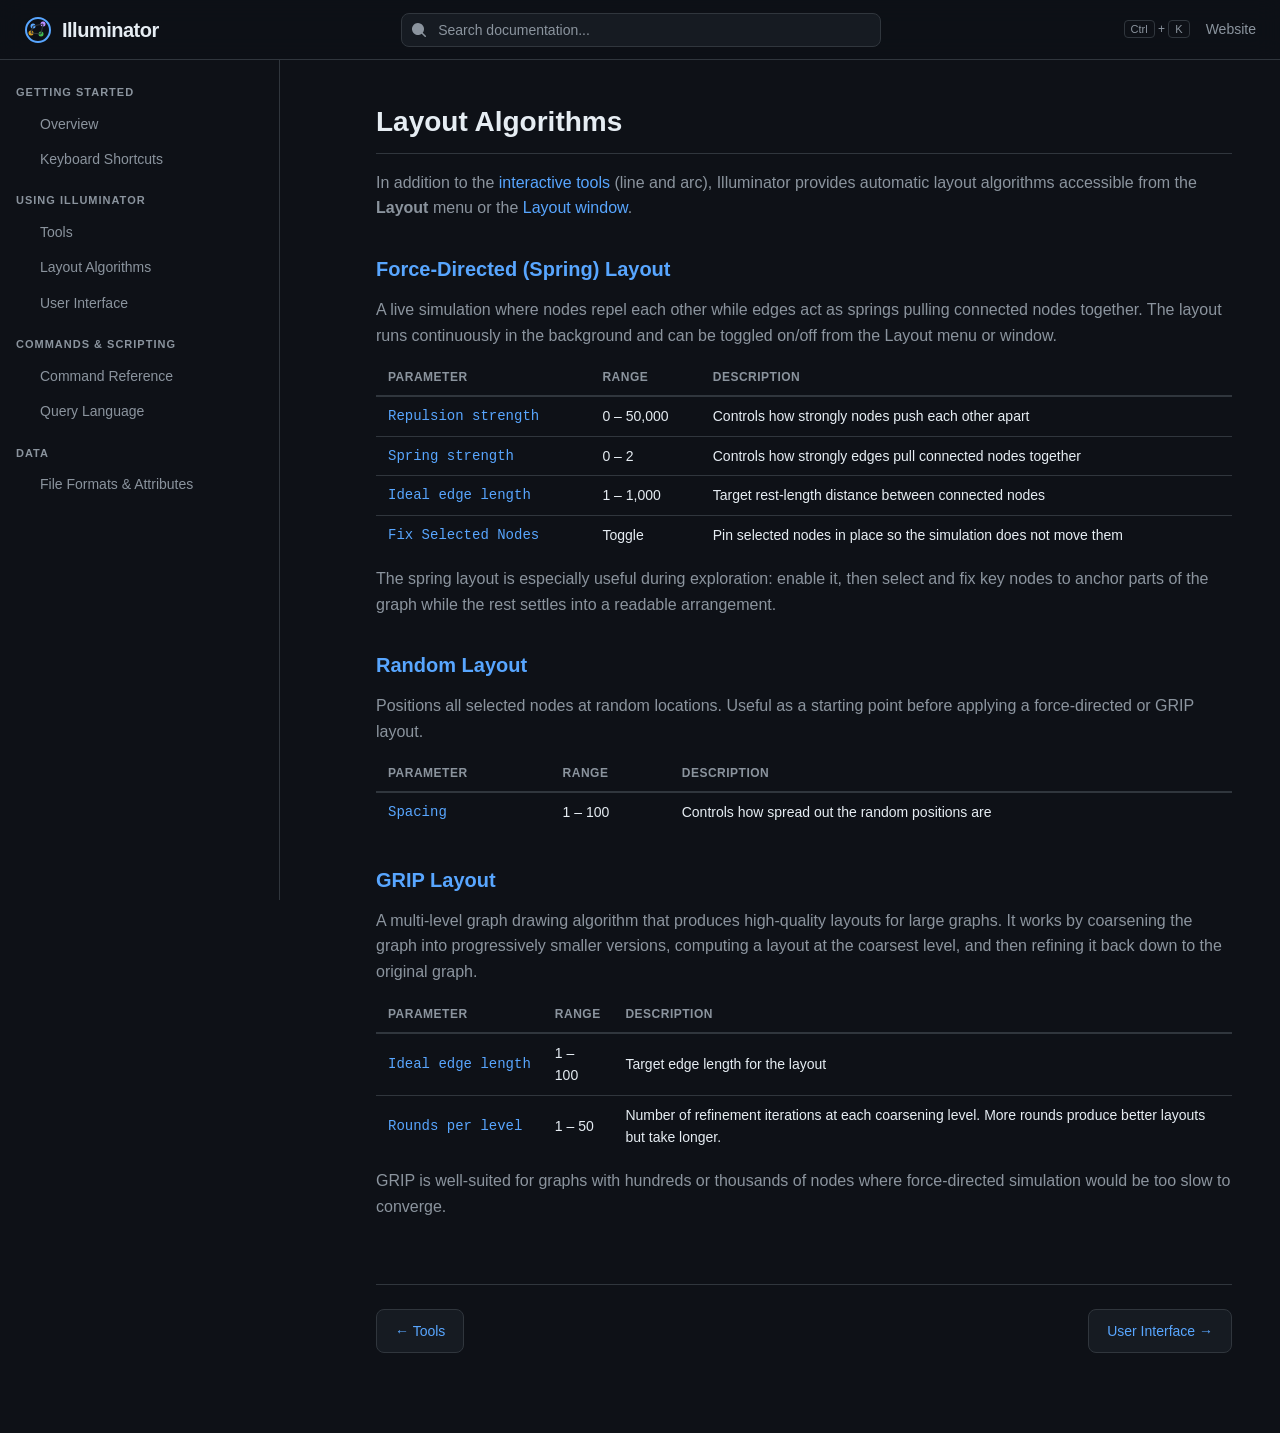
<file: docs/layouts.html>
<!DOCTYPE html>
<html lang="en">
<head>
<meta charset="UTF-8">
<meta name="viewport" content="width=device-width, initial-scale=1.0">
<title>Layout Algorithms - Illuminator</title>
<link rel="stylesheet" href="style.css">
</head>
<body>

<header class="header">
  <button class="sidebar-toggle" onclick="document.querySelector('.sidebar').classList.toggle('open')" aria-label="Toggle navigation">
    <svg width="20" height="20" fill="none" stroke="currentColor" stroke-width="2"><path d="M3 6h14M3 10h14M3 14h14"/></svg>
  </button>
  <a class="header-logo" href="index.html">
    <svg viewBox="0 0 28 28" fill="none"><circle cx="14" cy="14" r="12" stroke="#58a6ff" stroke-width="2"/><circle cx="9" cy="10" r="2.5" fill="#58a6ff"/><circle cx="19" cy="8" r="2.5" fill="#bc8cff"/><circle cx="17" cy="18" r="2.5" fill="#3fb950"/><circle cx="7" cy="17" r="2.5" fill="#d29922"/><line x1="9" y1="10" x2="19" y2="8" stroke="#30363d" stroke-width="1.2"/><line x1="19" y1="8" x2="17" y2="18" stroke="#30363d" stroke-width="1.2"/><line x1="7" y1="17" x2="9" y2="10" stroke="#30363d" stroke-width="1.2"/><line x1="7" y1="17" x2="17" y2="18" stroke="#30363d" stroke-width="1.2"/></svg>
    <span>Illuminator</span>
  </a>
  <div class="header-search">
    <svg class="search-icon" width="16" height="16" viewBox="0 0 16 16" fill="currentColor"><path d="M11.5 7a4.5 4.5 0 1 1-9 0 4.5 4.5 0 0 1 9 0Zm-.82 4.74a6 6 0 1 1 1.06-1.06l3.04 3.04a.75.75 0 1 1-1.06 1.06l-3.04-3.04Z"/></svg>
    <input type="text" id="searchInput" placeholder="Search documentation..." autocomplete="off">
    <div class="search-results" id="searchResults"></div>
  </div>
  <div class="search-kbd"><kbd>Ctrl</kbd> + <kbd>K</kbd></div>
  <a href="../" class="header-site-link">Website</a>
</header>

<nav class="sidebar" id="sidebar">
  <div class="nav-section">
    <div class="nav-section-title">Getting Started</div>
    <a class="nav-link" href="index.html">Overview</a>
    <a class="nav-link" href="shortcuts.html">Keyboard Shortcuts</a>
  </div>
  <div class="nav-section">
    <div class="nav-section-title">Using Illuminator</div>
    <a class="nav-link" href="tools.html">Tools</a>
    <a class="nav-link active" href="layouts.html">Layout Algorithms</a>
    <a class="nav-link" href="ui.html">User Interface</a>
  </div>
  <div class="nav-section">
    <div class="nav-section-title">Commands & Scripting</div>
    <a class="nav-link" href="commands.html">Command Reference</a>
    <a class="nav-link" href="query.html">Query Language</a>
  </div>
  <div class="nav-section">
    <div class="nav-section-title">Data</div>
    <a class="nav-link" href="data.html">File Formats & Attributes</a>
  </div>
</nav>

<main class="main">

  <section class="section">
    <h2>Layout Algorithms</h2>
    <p>In addition to the <a href="tools.html">interactive tools</a> (line and arc), Illuminator provides automatic layout algorithms accessible from the <strong>Layout</strong> menu or the <a href="ui.html#layout">Layout window</a>.</p>

    <h3 id="spring">Force-Directed (Spring) Layout</h3>
    <p>A live simulation where nodes repel each other while edges act as springs pulling connected nodes together. The layout runs continuously in the background and can be toggled on/off from the Layout menu or window.</p>
    <table class="param-table">
      <tr><th>Parameter</th><th>Range</th><th>Description</th></tr>
      <tr><td>Repulsion strength</td><td>0 &ndash; 50,000</td><td>Controls how strongly nodes push each other apart</td></tr>
      <tr><td>Spring strength</td><td>0 &ndash; 2</td><td>Controls how strongly edges pull connected nodes together</td></tr>
      <tr><td>Ideal edge length</td><td>1 &ndash; 1,000</td><td>Target rest-length distance between connected nodes</td></tr>
      <tr><td>Fix Selected Nodes</td><td>Toggle</td><td>Pin selected nodes in place so the simulation does not move them</td></tr>
    </table>
    <p>The spring layout is especially useful during exploration: enable it, then select and fix key nodes to anchor parts of the graph while the rest settles into a readable arrangement.</p>

    <h3 id="random">Random Layout</h3>
    <p>Positions all selected nodes at random locations. Useful as a starting point before applying a force-directed or GRIP layout.</p>
    <table class="param-table">
      <tr><th>Parameter</th><th>Range</th><th>Description</th></tr>
      <tr><td>Spacing</td><td>1 &ndash; 100</td><td>Controls how spread out the random positions are</td></tr>
    </table>

    <h3 id="grip">GRIP Layout</h3>
    <p>A multi-level graph drawing algorithm that produces high-quality layouts for large graphs. It works by coarsening the graph into progressively smaller versions, computing a layout at the coarsest level, and then refining it back down to the original graph.</p>
    <table class="param-table">
      <tr><th>Parameter</th><th>Range</th><th>Description</th></tr>
      <tr><td>Ideal edge length</td><td>1 &ndash; 100</td><td>Target edge length for the layout</td></tr>
      <tr><td>Rounds per level</td><td>1 &ndash; 50</td><td>Number of refinement iterations at each coarsening level. More rounds produce better layouts but take longer.</td></tr>
    </table>
    <p>GRIP is well-suited for graphs with hundreds or thousands of nodes where force-directed simulation would be too slow to converge.</p>
  </section>

  <div class="page-nav">
    <a href="tools.html">&larr; Tools</a>
    <span class="spacer"></span>
    <a href="ui.html">User Interface &rarr;</a>
  </div>

</main>

<script src="search.js"></script>
</body>
</html>
</file>
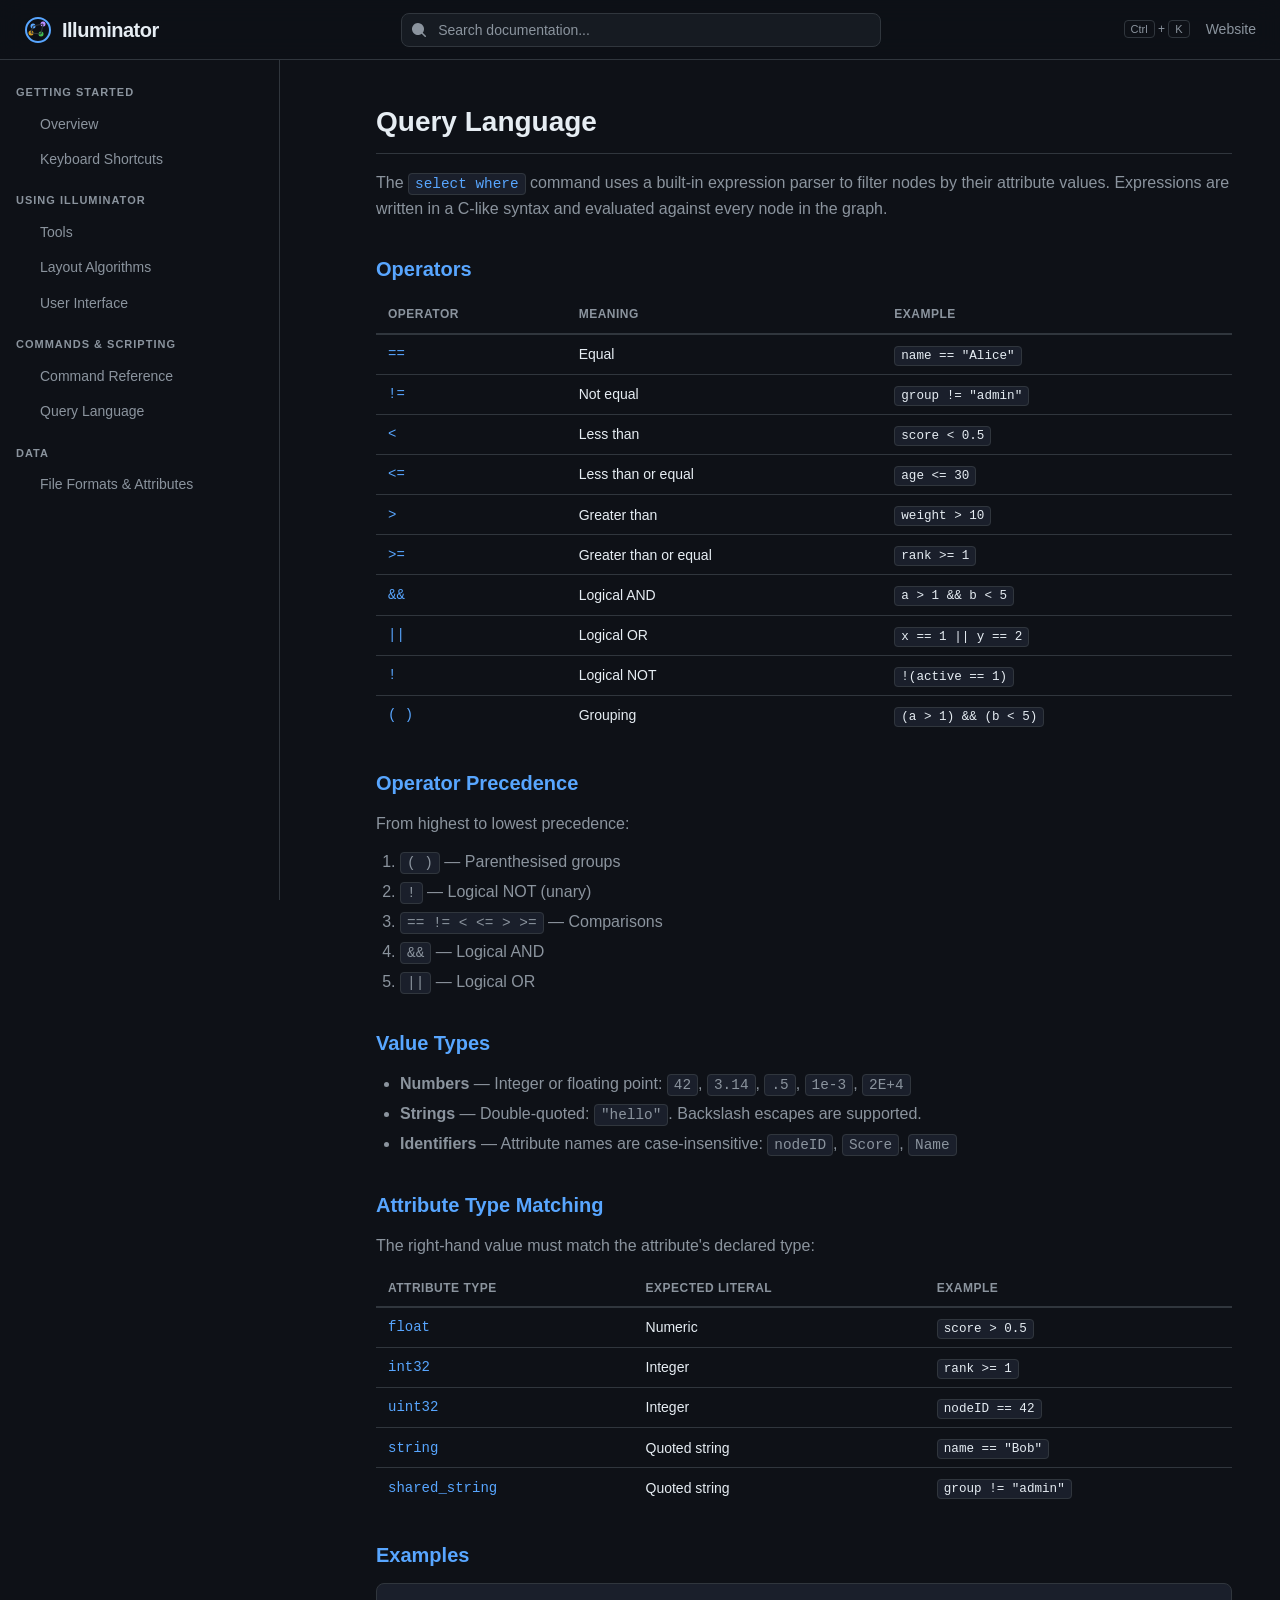
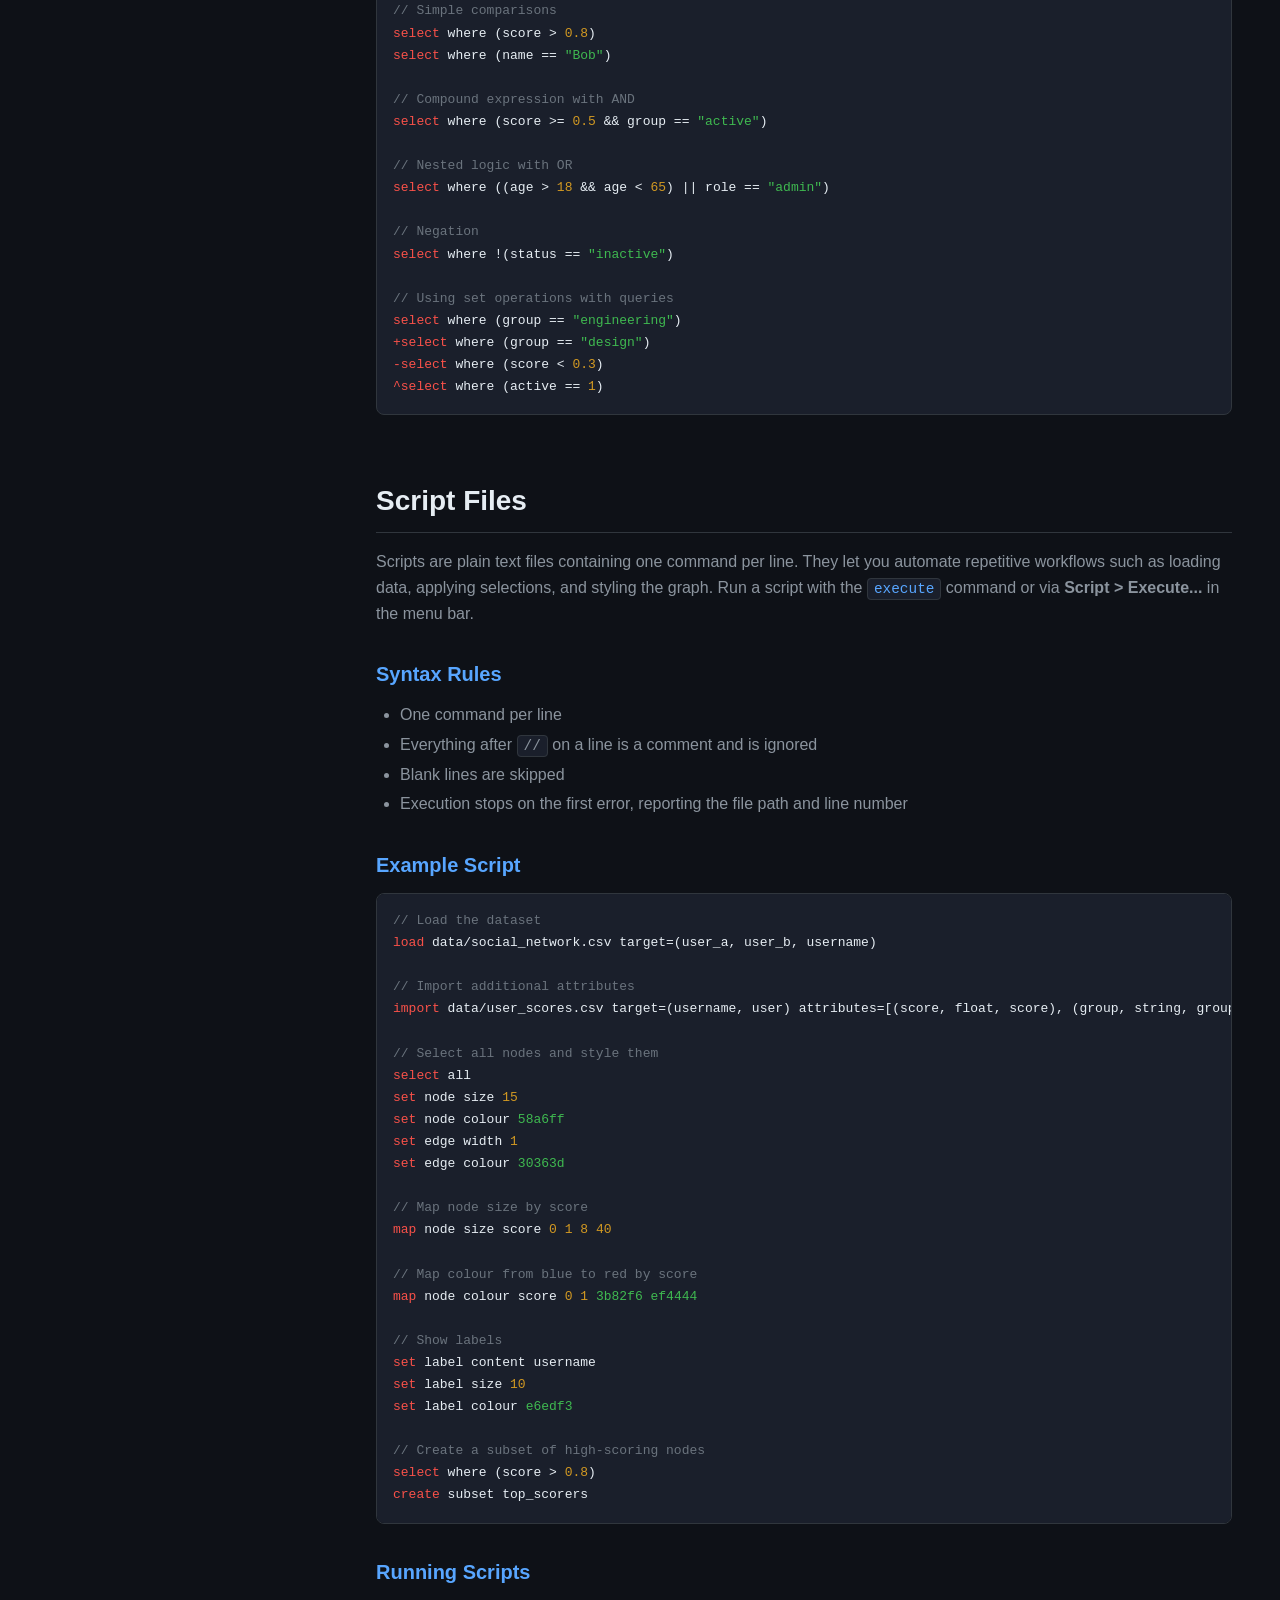
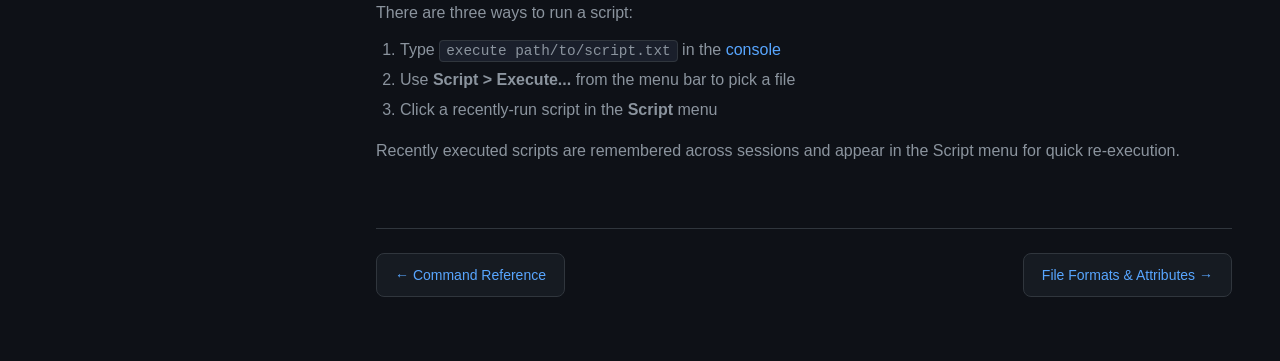
<file: docs/query.html>
<!DOCTYPE html>
<html lang="en">
<head>
<meta charset="UTF-8">
<meta name="viewport" content="width=device-width, initial-scale=1.0">
<title>Query Language & Scripting - Illuminator</title>
<link rel="stylesheet" href="style.css">
</head>
<body>

<header class="header">
  <button class="sidebar-toggle" onclick="document.querySelector('.sidebar').classList.toggle('open')" aria-label="Toggle navigation">
    <svg width="20" height="20" fill="none" stroke="currentColor" stroke-width="2"><path d="M3 6h14M3 10h14M3 14h14"/></svg>
  </button>
  <a class="header-logo" href="index.html">
    <svg viewBox="0 0 28 28" fill="none"><circle cx="14" cy="14" r="12" stroke="#58a6ff" stroke-width="2"/><circle cx="9" cy="10" r="2.5" fill="#58a6ff"/><circle cx="19" cy="8" r="2.5" fill="#bc8cff"/><circle cx="17" cy="18" r="2.5" fill="#3fb950"/><circle cx="7" cy="17" r="2.5" fill="#d29922"/><line x1="9" y1="10" x2="19" y2="8" stroke="#30363d" stroke-width="1.2"/><line x1="19" y1="8" x2="17" y2="18" stroke="#30363d" stroke-width="1.2"/><line x1="7" y1="17" x2="9" y2="10" stroke="#30363d" stroke-width="1.2"/><line x1="7" y1="17" x2="17" y2="18" stroke="#30363d" stroke-width="1.2"/></svg>
    <span>Illuminator</span>
  </a>
  <div class="header-search">
    <svg class="search-icon" width="16" height="16" viewBox="0 0 16 16" fill="currentColor"><path d="M11.5 7a4.5 4.5 0 1 1-9 0 4.5 4.5 0 0 1 9 0Zm-.82 4.74a6 6 0 1 1 1.06-1.06l3.04 3.04a.75.75 0 1 1-1.06 1.06l-3.04-3.04Z"/></svg>
    <input type="text" id="searchInput" placeholder="Search documentation..." autocomplete="off">
    <div class="search-results" id="searchResults"></div>
  </div>
  <div class="search-kbd"><kbd>Ctrl</kbd> + <kbd>K</kbd></div>
  <a href="../" class="header-site-link">Website</a>
</header>

<nav class="sidebar" id="sidebar">
  <div class="nav-section">
    <div class="nav-section-title">Getting Started</div>
    <a class="nav-link" href="index.html">Overview</a>
    <a class="nav-link" href="shortcuts.html">Keyboard Shortcuts</a>
  </div>
  <div class="nav-section">
    <div class="nav-section-title">Using Illuminator</div>
    <a class="nav-link" href="tools.html">Tools</a>
    <a class="nav-link" href="layouts.html">Layout Algorithms</a>
    <a class="nav-link" href="ui.html">User Interface</a>
  </div>
  <div class="nav-section">
    <div class="nav-section-title">Commands & Scripting</div>
    <a class="nav-link" href="commands.html">Command Reference</a>
    <a class="nav-link active" href="query.html">Query Language</a>
  </div>
  <div class="nav-section">
    <div class="nav-section-title">Data</div>
    <a class="nav-link" href="data.html">File Formats & Attributes</a>
  </div>
</nav>

<main class="main">

  <section class="section">
    <h2>Query Language</h2>
    <p>The <a href="commands.html#select"><code>select where</code></a> command uses a built-in expression parser to filter nodes by their attribute values. Expressions are written in a C-like syntax and evaluated against every node in the graph.</p>

    <h3>Operators</h3>
    <table class="param-table">
      <tr><th>Operator</th><th>Meaning</th><th>Example</th></tr>
      <tr><td class="op">==</td><td>Equal</td><td><code>name == "Alice"</code></td></tr>
      <tr><td class="op">!=</td><td>Not equal</td><td><code>group != "admin"</code></td></tr>
      <tr><td class="op">&lt;</td><td>Less than</td><td><code>score &lt; 0.5</code></td></tr>
      <tr><td class="op">&lt;=</td><td>Less than or equal</td><td><code>age &lt;= 30</code></td></tr>
      <tr><td class="op">&gt;</td><td>Greater than</td><td><code>weight &gt; 10</code></td></tr>
      <tr><td class="op">&gt;=</td><td>Greater than or equal</td><td><code>rank &gt;= 1</code></td></tr>
      <tr><td class="op">&&</td><td>Logical AND</td><td><code>a &gt; 1 && b &lt; 5</code></td></tr>
      <tr><td class="op">||</td><td>Logical OR</td><td><code>x == 1 || y == 2</code></td></tr>
      <tr><td class="op">!</td><td>Logical NOT</td><td><code>!(active == 1)</code></td></tr>
      <tr><td class="op">( )</td><td>Grouping</td><td><code>(a &gt; 1) && (b &lt; 5)</code></td></tr>
    </table>

    <h3>Operator Precedence</h3>
    <p>From highest to lowest precedence:</p>
    <ol>
      <li><code>( )</code> &mdash; Parenthesised groups</li>
      <li><code>!</code> &mdash; Logical NOT (unary)</li>
      <li><code>== != &lt; &lt;= &gt; &gt;=</code> &mdash; Comparisons</li>
      <li><code>&&</code> &mdash; Logical AND</li>
      <li><code>||</code> &mdash; Logical OR</li>
    </ol>

    <h3>Value Types</h3>
    <ul>
      <li><strong>Numbers</strong> &mdash; Integer or floating point: <code>42</code>, <code>3.14</code>, <code>.5</code>, <code>1e-3</code>, <code>2E+4</code></li>
      <li><strong>Strings</strong> &mdash; Double-quoted: <code>"hello"</code>. Backslash escapes are supported.</li>
      <li><strong>Identifiers</strong> &mdash; Attribute names are case-insensitive: <code>nodeID</code>, <code>Score</code>, <code>Name</code></li>
    </ul>

    <h3>Attribute Type Matching</h3>
    <p>The right-hand value must match the attribute's declared type:</p>
    <table class="param-table">
      <tr><th>Attribute Type</th><th>Expected Literal</th><th>Example</th></tr>
      <tr><td>float</td><td>Numeric</td><td><code>score > 0.5</code></td></tr>
      <tr><td>int32</td><td>Integer</td><td><code>rank >= 1</code></td></tr>
      <tr><td>uint32</td><td>Integer</td><td><code>nodeID == 42</code></td></tr>
      <tr><td>string</td><td>Quoted string</td><td><code>name == "Bob"</code></td></tr>
      <tr><td>shared_string</td><td>Quoted string</td><td><code>group != "admin"</code></td></tr>
    </table>

    <h3>Examples</h3>
<pre><code><span class="code-comment">// Simple comparisons</span>
<span class="code-keyword">select</span> where (score > <span class="code-number">0.8</span>)
<span class="code-keyword">select</span> where (name == <span class="code-string">"Bob"</span>)

<span class="code-comment">// Compound expression with AND</span>
<span class="code-keyword">select</span> where (score >= <span class="code-number">0.5</span> && group == <span class="code-string">"active"</span>)

<span class="code-comment">// Nested logic with OR</span>
<span class="code-keyword">select</span> where ((age > <span class="code-number">18</span> && age &lt; <span class="code-number">65</span>) || role == <span class="code-string">"admin"</span>)

<span class="code-comment">// Negation</span>
<span class="code-keyword">select</span> where !(status == <span class="code-string">"inactive"</span>)

<span class="code-comment">// Using set operations with queries</span>
<span class="code-keyword">select</span> where (group == <span class="code-string">"engineering"</span>)
<span class="code-keyword">+select</span> where (group == <span class="code-string">"design"</span>)
<span class="code-keyword">-select</span> where (score &lt; <span class="code-number">0.3</span>)
<span class="code-keyword">^select</span> where (active == <span class="code-number">1</span>)</code></pre>
  </section>

  <!-- Scripting -->
  <section class="section" id="scripting">
    <h2>Script Files</h2>
    <p>Scripts are plain text files containing one command per line. They let you automate repetitive workflows such as loading data, applying selections, and styling the graph. Run a script with the <a href="commands.html#execute"><code>execute</code></a> command or via <strong>Script &gt; Execute...</strong> in the menu bar.</p>

    <h3>Syntax Rules</h3>
    <ul>
      <li>One command per line</li>
      <li>Everything after <code>//</code> on a line is a comment and is ignored</li>
      <li>Blank lines are skipped</li>
      <li>Execution stops on the first error, reporting the file path and line number</li>
    </ul>

    <h3>Example Script</h3>
<pre><code><span class="code-comment">// Load the dataset</span>
<span class="code-keyword">load</span> data/social_network.csv target=(user_a, user_b, username)

<span class="code-comment">// Import additional attributes</span>
<span class="code-keyword">import</span> data/user_scores.csv target=(username, user) attributes=[(score, float, score), (group, string, group)]

<span class="code-comment">// Select all nodes and style them</span>
<span class="code-keyword">select</span> all
<span class="code-keyword">set</span> node size <span class="code-number">15</span>
<span class="code-keyword">set</span> node colour <span class="code-string">58a6ff</span>
<span class="code-keyword">set</span> edge width <span class="code-number">1</span>
<span class="code-keyword">set</span> edge colour <span class="code-string">30363d</span>

<span class="code-comment">// Map node size by score</span>
<span class="code-keyword">map</span> node size score <span class="code-number">0</span> <span class="code-number">1</span> <span class="code-number">8</span> <span class="code-number">40</span>

<span class="code-comment">// Map colour from blue to red by score</span>
<span class="code-keyword">map</span> node colour score <span class="code-number">0</span> <span class="code-number">1</span> <span class="code-string">3b82f6</span> <span class="code-string">ef4444</span>

<span class="code-comment">// Show labels</span>
<span class="code-keyword">set</span> label content username
<span class="code-keyword">set</span> label size <span class="code-number">10</span>
<span class="code-keyword">set</span> label colour <span class="code-string">e6edf3</span>

<span class="code-comment">// Create a subset of high-scoring nodes</span>
<span class="code-keyword">select</span> where (score > <span class="code-number">0.8</span>)
<span class="code-keyword">create</span> subset top_scorers</code></pre>

    <h3>Running Scripts</h3>
    <p>There are three ways to run a script:</p>
    <ol>
      <li>Type <code>execute path/to/script.txt</code> in the <a href="ui.html#console">console</a></li>
      <li>Use <strong>Script &gt; Execute...</strong> from the menu bar to pick a file</li>
      <li>Click a recently-run script in the <strong>Script</strong> menu</li>
    </ol>
    <p>Recently executed scripts are remembered across sessions and appear in the Script menu for quick re-execution.</p>
  </section>

  <div class="page-nav">
    <a href="commands.html">&larr; Command Reference</a>
    <span class="spacer"></span>
    <a href="data.html">File Formats & Attributes &rarr;</a>
  </div>

</main>

<script src="search.js"></script>
</body>
</html>
</file>
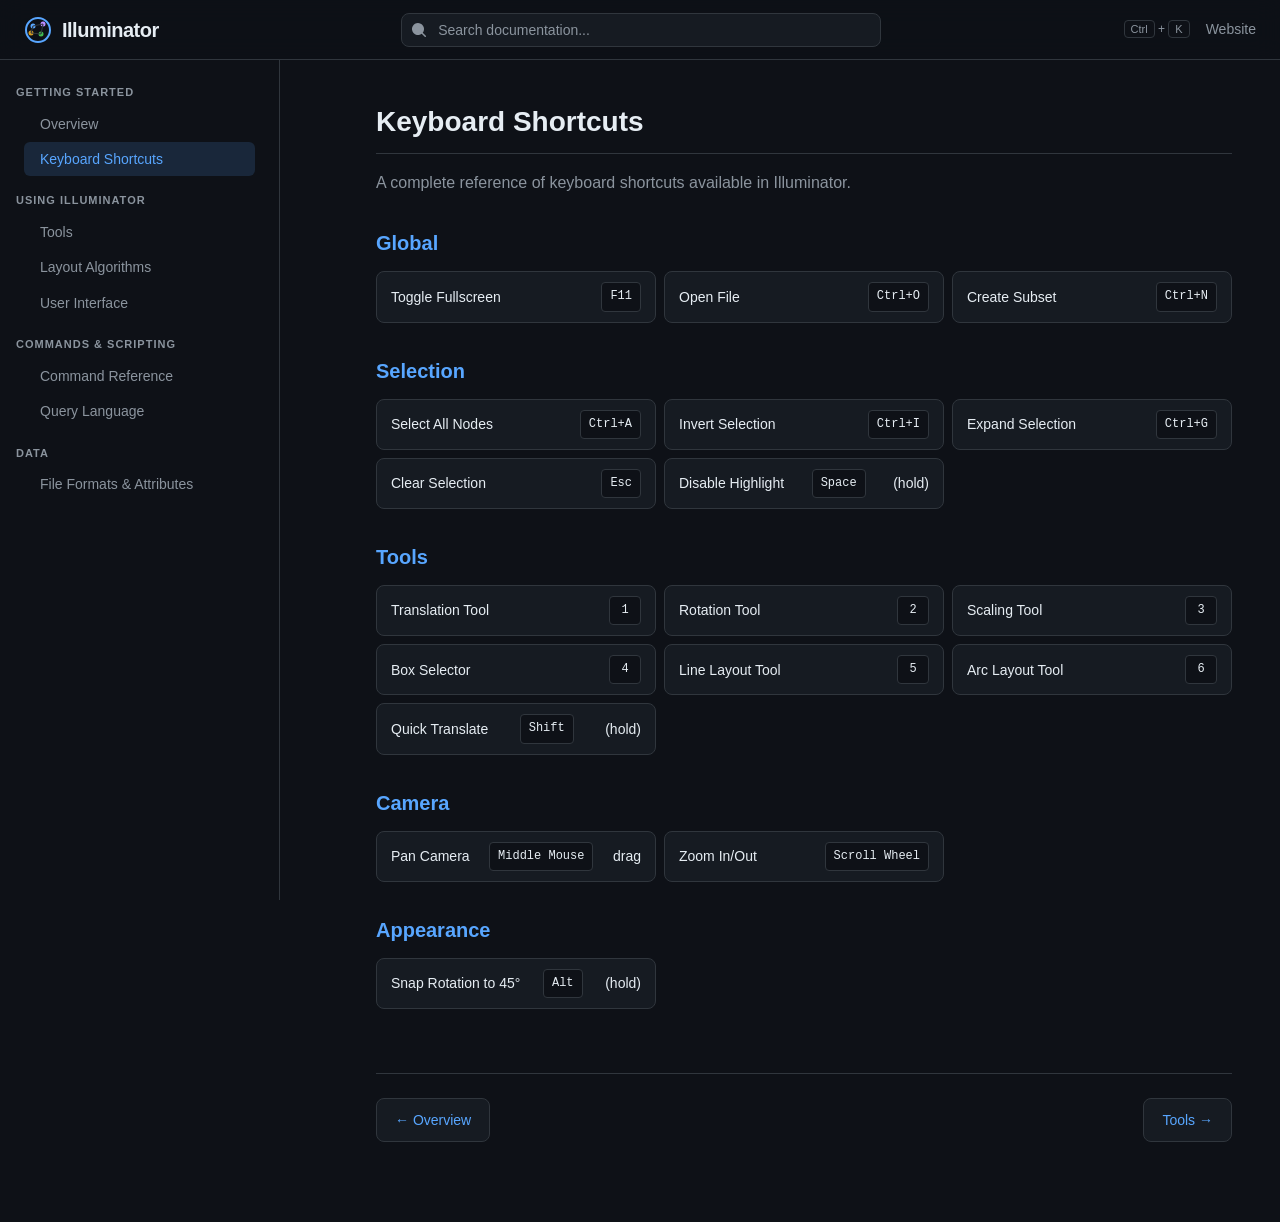
<file: docs/shortcuts.html>
<!DOCTYPE html>
<html lang="en">
<head>
<meta charset="UTF-8">
<meta name="viewport" content="width=device-width, initial-scale=1.0">
<title>Keyboard Shortcuts - Illuminator</title>
<link rel="stylesheet" href="style.css">
</head>
<body>

<header class="header">
  <button class="sidebar-toggle" onclick="document.querySelector('.sidebar').classList.toggle('open')" aria-label="Toggle navigation">
    <svg width="20" height="20" fill="none" stroke="currentColor" stroke-width="2"><path d="M3 6h14M3 10h14M3 14h14"/></svg>
  </button>
  <a class="header-logo" href="index.html">
    <svg viewBox="0 0 28 28" fill="none"><circle cx="14" cy="14" r="12" stroke="#58a6ff" stroke-width="2"/><circle cx="9" cy="10" r="2.5" fill="#58a6ff"/><circle cx="19" cy="8" r="2.5" fill="#bc8cff"/><circle cx="17" cy="18" r="2.5" fill="#3fb950"/><circle cx="7" cy="17" r="2.5" fill="#d29922"/><line x1="9" y1="10" x2="19" y2="8" stroke="#30363d" stroke-width="1.2"/><line x1="19" y1="8" x2="17" y2="18" stroke="#30363d" stroke-width="1.2"/><line x1="7" y1="17" x2="9" y2="10" stroke="#30363d" stroke-width="1.2"/><line x1="7" y1="17" x2="17" y2="18" stroke="#30363d" stroke-width="1.2"/></svg>
    <span>Illuminator</span>
  </a>
  <div class="header-search">
    <svg class="search-icon" width="16" height="16" viewBox="0 0 16 16" fill="currentColor"><path d="M11.5 7a4.5 4.5 0 1 1-9 0 4.5 4.5 0 0 1 9 0Zm-.82 4.74a6 6 0 1 1 1.06-1.06l3.04 3.04a.75.75 0 1 1-1.06 1.06l-3.04-3.04Z"/></svg>
    <input type="text" id="searchInput" placeholder="Search documentation..." autocomplete="off">
    <div class="search-results" id="searchResults"></div>
  </div>
  <div class="search-kbd"><kbd>Ctrl</kbd> + <kbd>K</kbd></div>
  <a href="../" class="header-site-link">Website</a>
</header>

<nav class="sidebar" id="sidebar">
  <div class="nav-section">
    <div class="nav-section-title">Getting Started</div>
    <a class="nav-link" href="index.html">Overview</a>
    <a class="nav-link active" href="shortcuts.html">Keyboard Shortcuts</a>
  </div>
  <div class="nav-section">
    <div class="nav-section-title">Using Illuminator</div>
    <a class="nav-link" href="tools.html">Tools</a>
    <a class="nav-link" href="layouts.html">Layout Algorithms</a>
    <a class="nav-link" href="ui.html">User Interface</a>
  </div>
  <div class="nav-section">
    <div class="nav-section-title">Commands & Scripting</div>
    <a class="nav-link" href="commands.html">Command Reference</a>
    <a class="nav-link" href="query.html">Query Language</a>
  </div>
  <div class="nav-section">
    <div class="nav-section-title">Data</div>
    <a class="nav-link" href="data.html">File Formats & Attributes</a>
  </div>
</nav>

<main class="main">

  <section class="section">
    <h2>Keyboard Shortcuts</h2>
    <p>A complete reference of keyboard shortcuts available in Illuminator.</p>

    <h3>Global</h3>
    <div class="shortcut-grid">
      <div class="shortcut-item"><span>Toggle Fullscreen</span><kbd>F11</kbd></div>
      <div class="shortcut-item"><span>Open File</span><kbd>Ctrl+O</kbd></div>
      <div class="shortcut-item"><span>Create Subset</span><kbd>Ctrl+N</kbd></div>
    </div>

    <h3>Selection</h3>
    <div class="shortcut-grid">
      <div class="shortcut-item"><span>Select All Nodes</span><kbd>Ctrl+A</kbd></div>
      <div class="shortcut-item"><span>Invert Selection</span><kbd>Ctrl+I</kbd></div>
      <div class="shortcut-item"><span>Expand Selection</span><kbd>Ctrl+G</kbd></div>
      <div class="shortcut-item"><span>Clear Selection</span><kbd>Esc</kbd></div>
      <div class="shortcut-item"><span>Disable Highlight</span><kbd>Space</kbd> (hold)</div>
    </div>

    <h3>Tools</h3>
    <div class="shortcut-grid">
      <div class="shortcut-item"><span>Translation Tool</span><kbd>1</kbd></div>
      <div class="shortcut-item"><span>Rotation Tool</span><kbd>2</kbd></div>
      <div class="shortcut-item"><span>Scaling Tool</span><kbd>3</kbd></div>
      <div class="shortcut-item"><span>Box Selector</span><kbd>4</kbd></div>
      <div class="shortcut-item"><span>Line Layout Tool</span><kbd>5</kbd></div>
      <div class="shortcut-item"><span>Arc Layout Tool</span><kbd>6</kbd></div>
      <div class="shortcut-item"><span>Quick Translate</span><kbd>Shift</kbd> (hold)</div>
    </div>

    <h3>Camera</h3>
    <div class="shortcut-grid">
      <div class="shortcut-item"><span>Pan Camera</span><kbd>Middle Mouse</kbd> drag</div>
      <div class="shortcut-item"><span>Zoom In/Out</span><kbd>Scroll Wheel</kbd></div>
    </div>

    <h3>Appearance</h3>
    <div class="shortcut-grid">
      <div class="shortcut-item"><span>Snap Rotation to 45&deg;</span><kbd>Alt</kbd> (hold)</div>
    </div>
  </section>

  <div class="page-nav">
    <a href="index.html">&larr; Overview</a>
    <span class="spacer"></span>
    <a href="tools.html">Tools &rarr;</a>
  </div>

</main>

<script src="search.js"></script>
</body>
</html>
</file>
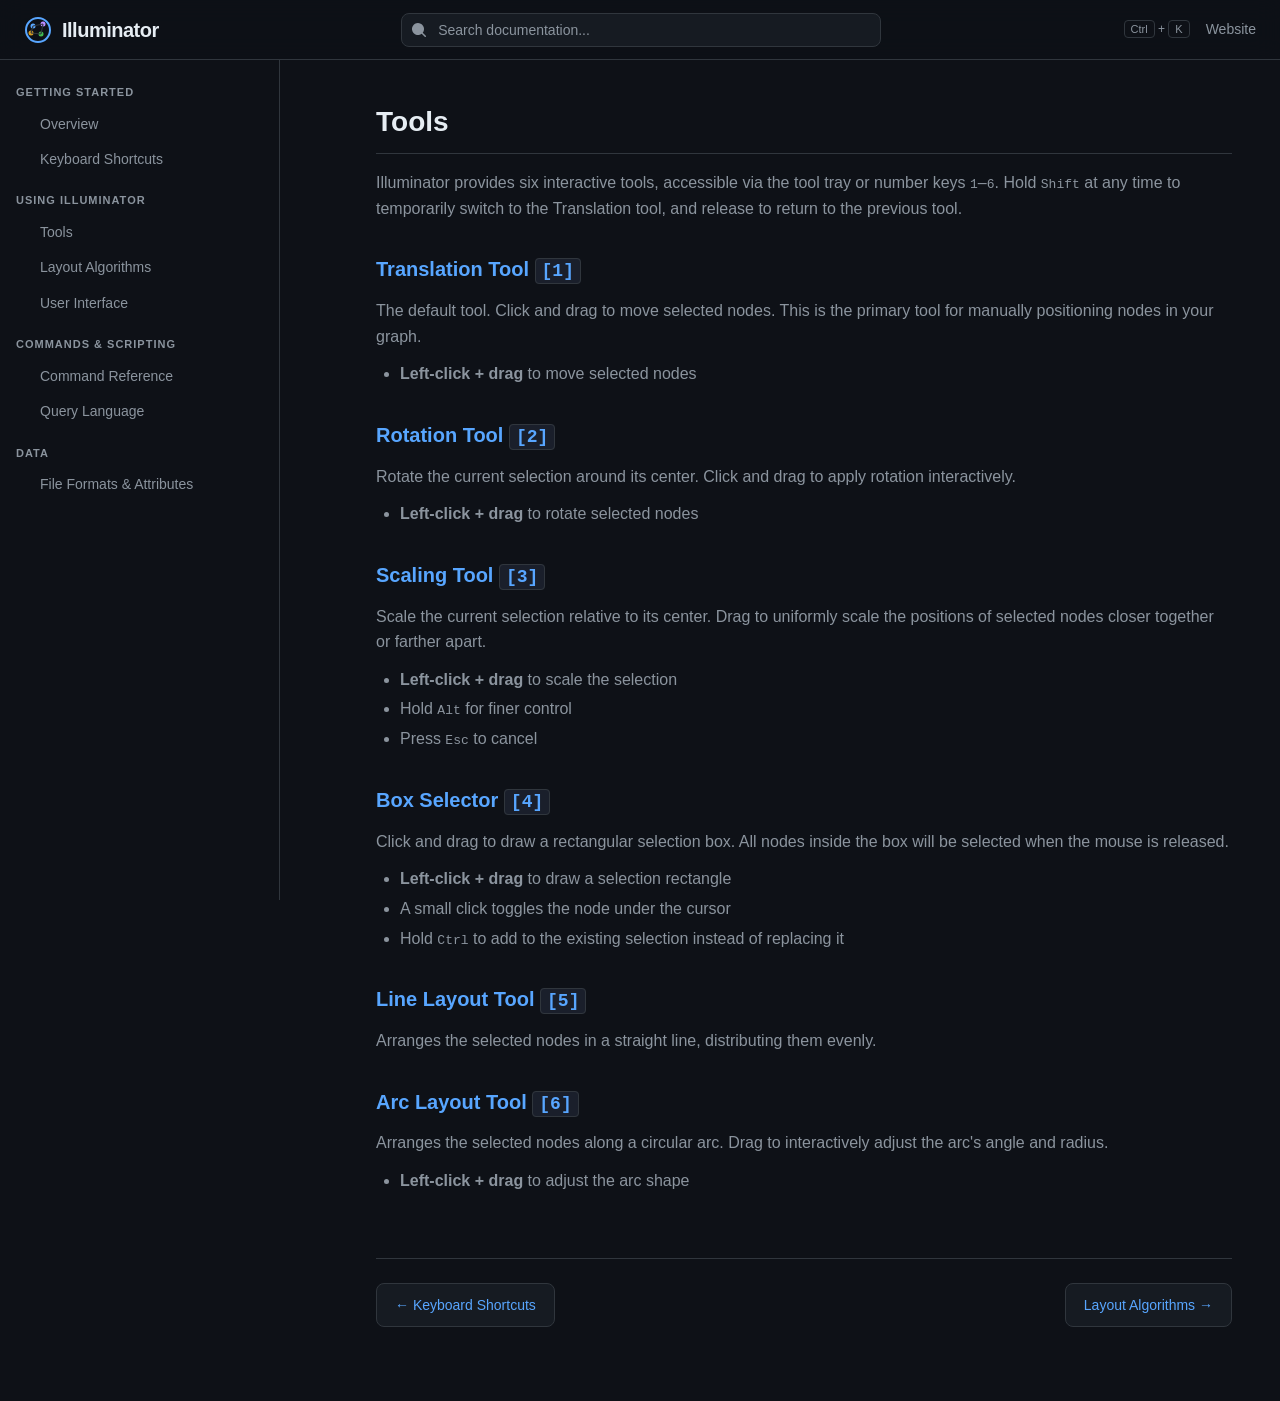
<file: docs/tools.html>
<!DOCTYPE html>
<html lang="en">
<head>
<meta charset="UTF-8">
<meta name="viewport" content="width=device-width, initial-scale=1.0">
<title>Tools - Illuminator</title>
<link rel="stylesheet" href="style.css">
</head>
<body>

<header class="header">
  <button class="sidebar-toggle" onclick="document.querySelector('.sidebar').classList.toggle('open')" aria-label="Toggle navigation">
    <svg width="20" height="20" fill="none" stroke="currentColor" stroke-width="2"><path d="M3 6h14M3 10h14M3 14h14"/></svg>
  </button>
  <a class="header-logo" href="index.html">
    <svg viewBox="0 0 28 28" fill="none"><circle cx="14" cy="14" r="12" stroke="#58a6ff" stroke-width="2"/><circle cx="9" cy="10" r="2.5" fill="#58a6ff"/><circle cx="19" cy="8" r="2.5" fill="#bc8cff"/><circle cx="17" cy="18" r="2.5" fill="#3fb950"/><circle cx="7" cy="17" r="2.5" fill="#d29922"/><line x1="9" y1="10" x2="19" y2="8" stroke="#30363d" stroke-width="1.2"/><line x1="19" y1="8" x2="17" y2="18" stroke="#30363d" stroke-width="1.2"/><line x1="7" y1="17" x2="9" y2="10" stroke="#30363d" stroke-width="1.2"/><line x1="7" y1="17" x2="17" y2="18" stroke="#30363d" stroke-width="1.2"/></svg>
    <span>Illuminator</span>
  </a>
  <div class="header-search">
    <svg class="search-icon" width="16" height="16" viewBox="0 0 16 16" fill="currentColor"><path d="M11.5 7a4.5 4.5 0 1 1-9 0 4.5 4.5 0 0 1 9 0Zm-.82 4.74a6 6 0 1 1 1.06-1.06l3.04 3.04a.75.75 0 1 1-1.06 1.06l-3.04-3.04Z"/></svg>
    <input type="text" id="searchInput" placeholder="Search documentation..." autocomplete="off">
    <div class="search-results" id="searchResults"></div>
  </div>
  <div class="search-kbd"><kbd>Ctrl</kbd> + <kbd>K</kbd></div>
  <a href="../" class="header-site-link">Website</a>
</header>

<nav class="sidebar" id="sidebar">
  <div class="nav-section">
    <div class="nav-section-title">Getting Started</div>
    <a class="nav-link" href="index.html">Overview</a>
    <a class="nav-link" href="shortcuts.html">Keyboard Shortcuts</a>
  </div>
  <div class="nav-section">
    <div class="nav-section-title">Using Illuminator</div>
    <a class="nav-link active" href="tools.html">Tools</a>
    <a class="nav-link" href="layouts.html">Layout Algorithms</a>
    <a class="nav-link" href="ui.html">User Interface</a>
  </div>
  <div class="nav-section">
    <div class="nav-section-title">Commands & Scripting</div>
    <a class="nav-link" href="commands.html">Command Reference</a>
    <a class="nav-link" href="query.html">Query Language</a>
  </div>
  <div class="nav-section">
    <div class="nav-section-title">Data</div>
    <a class="nav-link" href="data.html">File Formats & Attributes</a>
  </div>
</nav>

<main class="main">

  <section class="section">
    <h2>Tools</h2>
    <p>Illuminator provides six interactive tools, accessible via the tool tray or number keys <kbd>1</kbd>&ndash;<kbd>6</kbd>. Hold <kbd>Shift</kbd> at any time to temporarily switch to the Translation tool, and release to return to the previous tool.</p>

    <h3 id="translate">Translation Tool <code>[1]</code></h3>
    <p>The default tool. Click and drag to move selected nodes. This is the primary tool for manually positioning nodes in your graph.</p>
    <ul>
      <li><strong>Left-click + drag</strong> to move selected nodes</li>
    </ul>

    <h3 id="rotate">Rotation Tool <code>[2]</code></h3>
    <p>Rotate the current selection around its center. Click and drag to apply rotation interactively.</p>
    <ul>
      <li><strong>Left-click + drag</strong> to rotate selected nodes</li>
    </ul>

    <h3 id="scale">Scaling Tool <code>[3]</code></h3>
    <p>Scale the current selection relative to its center. Drag to uniformly scale the positions of selected nodes closer together or farther apart.</p>
    <ul>
      <li><strong>Left-click + drag</strong> to scale the selection</li>
      <li>Hold <kbd>Alt</kbd> for finer control</li>
      <li>Press <kbd>Esc</kbd> to cancel</li>
    </ul>

    <h3 id="box">Box Selector <code>[4]</code></h3>
    <p>Click and drag to draw a rectangular selection box. All nodes inside the box will be selected when the mouse is released.</p>
    <ul>
      <li><strong>Left-click + drag</strong> to draw a selection rectangle</li>
      <li>A small click toggles the node under the cursor</li>
      <li>Hold <kbd>Ctrl</kbd> to add to the existing selection instead of replacing it</li>
    </ul>

    <h3 id="line">Line Layout Tool <code>[5]</code></h3>
    <p>Arranges the selected nodes in a straight line, distributing them evenly.</p>

    <h3 id="arc">Arc Layout Tool <code>[6]</code></h3>
    <p>Arranges the selected nodes along a circular arc. Drag to interactively adjust the arc's angle and radius.</p>
    <ul>
      <li><strong>Left-click + drag</strong> to adjust the arc shape</li>
    </ul>
  </section>

  <div class="page-nav">
    <a href="shortcuts.html">&larr; Keyboard Shortcuts</a>
    <span class="spacer"></span>
    <a href="layouts.html">Layout Algorithms &rarr;</a>
  </div>

</main>

<script src="search.js"></script>
</body>
</html>
</file>
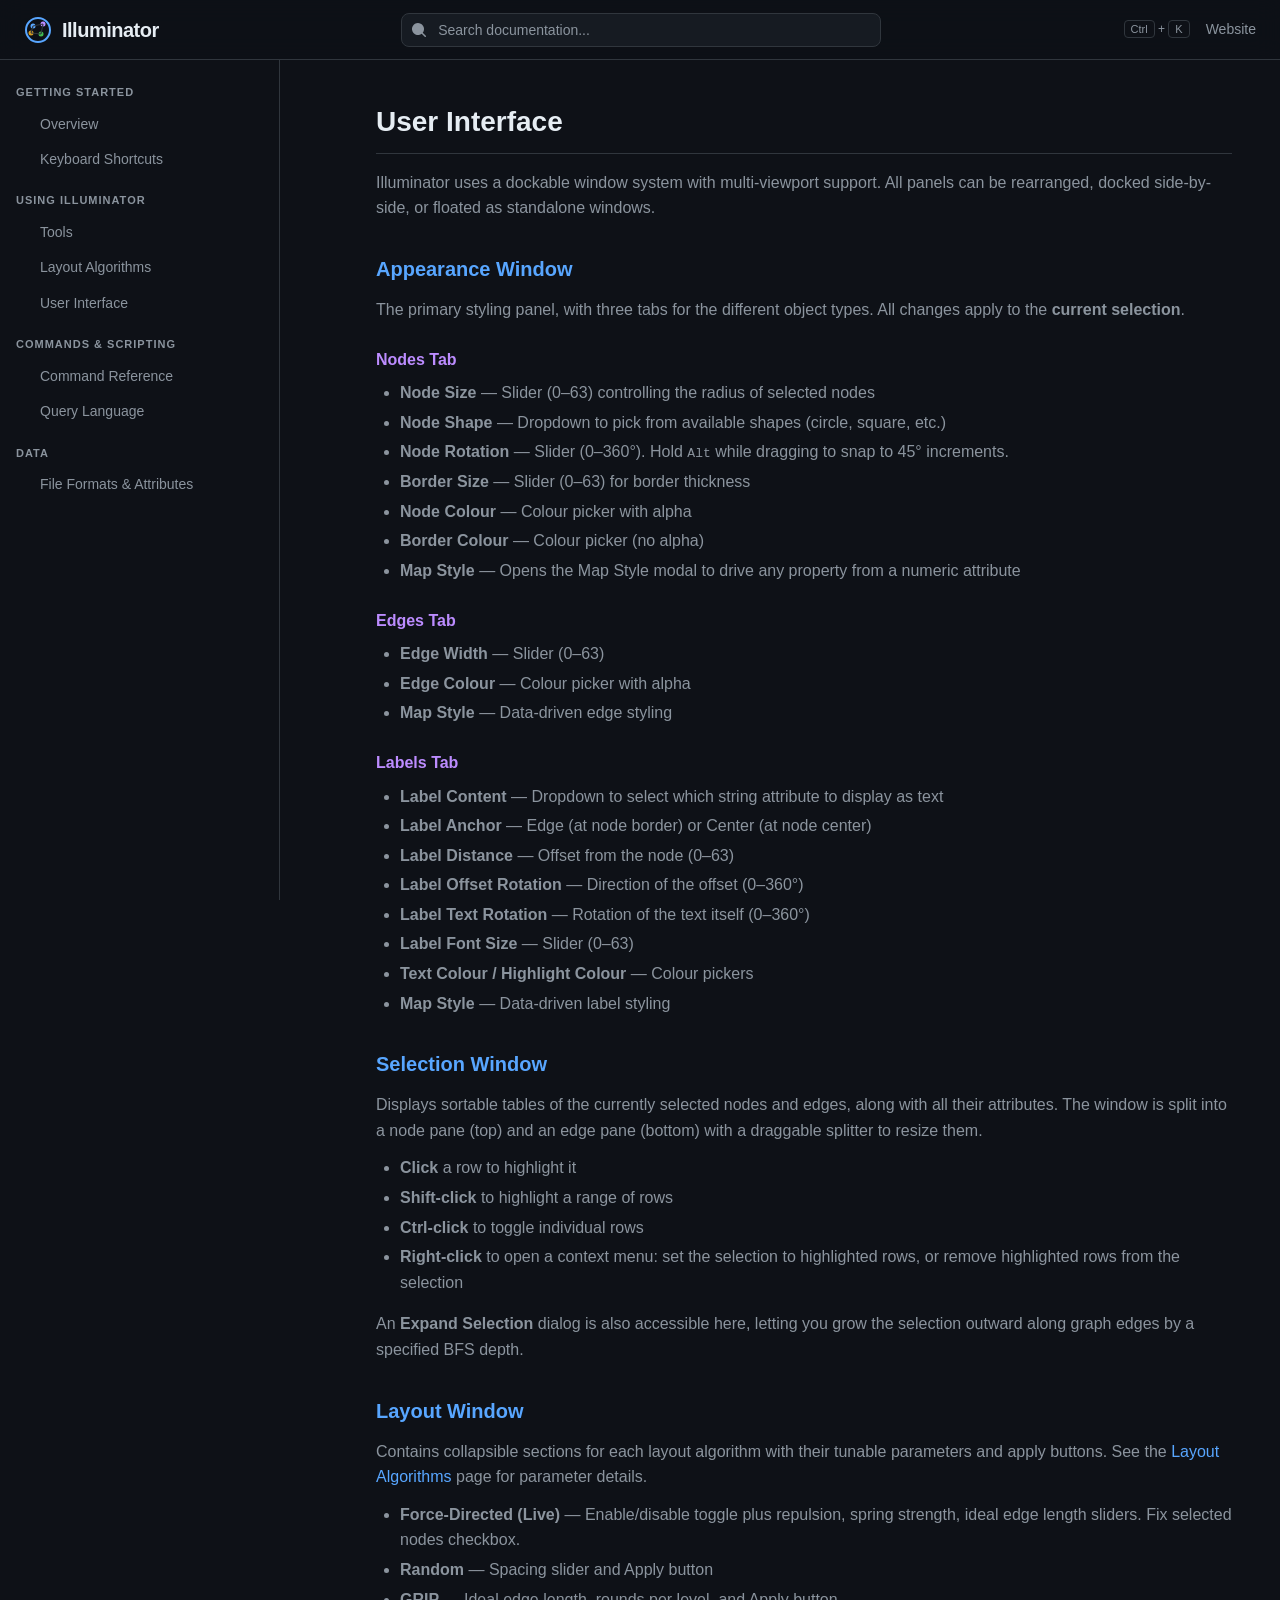
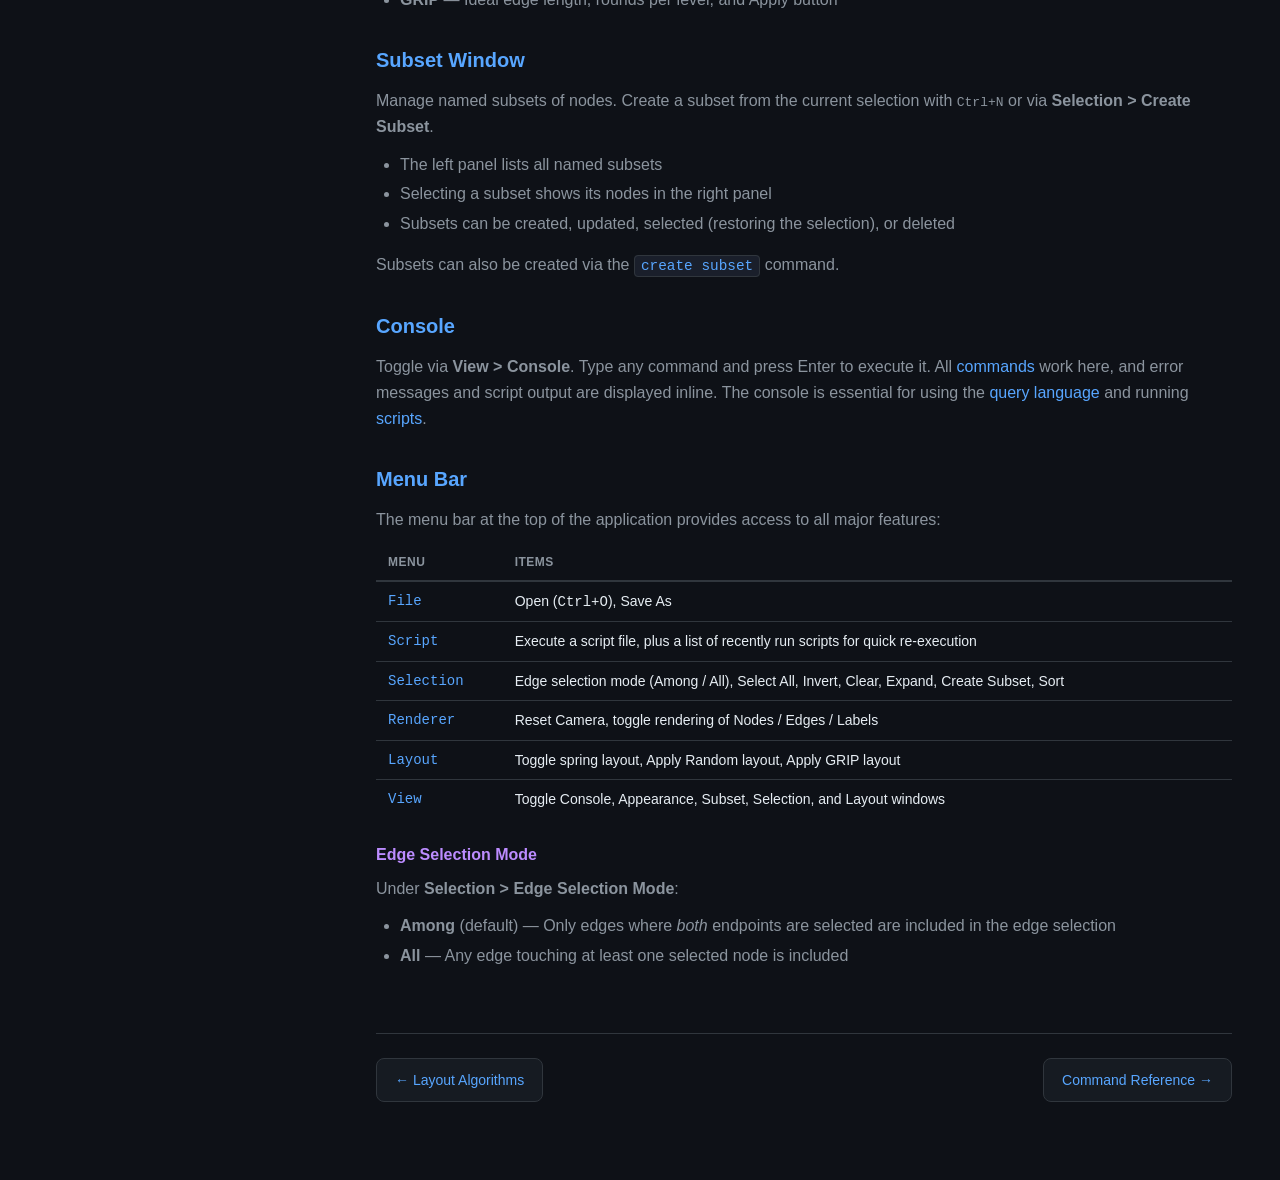
<file: docs/ui.html>
<!DOCTYPE html>
<html lang="en">
<head>
<meta charset="UTF-8">
<meta name="viewport" content="width=device-width, initial-scale=1.0">
<title>User Interface - Illuminator</title>
<link rel="stylesheet" href="style.css">
</head>
<body>

<header class="header">
  <button class="sidebar-toggle" onclick="document.querySelector('.sidebar').classList.toggle('open')" aria-label="Toggle navigation">
    <svg width="20" height="20" fill="none" stroke="currentColor" stroke-width="2"><path d="M3 6h14M3 10h14M3 14h14"/></svg>
  </button>
  <a class="header-logo" href="index.html">
    <svg viewBox="0 0 28 28" fill="none"><circle cx="14" cy="14" r="12" stroke="#58a6ff" stroke-width="2"/><circle cx="9" cy="10" r="2.5" fill="#58a6ff"/><circle cx="19" cy="8" r="2.5" fill="#bc8cff"/><circle cx="17" cy="18" r="2.5" fill="#3fb950"/><circle cx="7" cy="17" r="2.5" fill="#d29922"/><line x1="9" y1="10" x2="19" y2="8" stroke="#30363d" stroke-width="1.2"/><line x1="19" y1="8" x2="17" y2="18" stroke="#30363d" stroke-width="1.2"/><line x1="7" y1="17" x2="9" y2="10" stroke="#30363d" stroke-width="1.2"/><line x1="7" y1="17" x2="17" y2="18" stroke="#30363d" stroke-width="1.2"/></svg>
    <span>Illuminator</span>
  </a>
  <div class="header-search">
    <svg class="search-icon" width="16" height="16" viewBox="0 0 16 16" fill="currentColor"><path d="M11.5 7a4.5 4.5 0 1 1-9 0 4.5 4.5 0 0 1 9 0Zm-.82 4.74a6 6 0 1 1 1.06-1.06l3.04 3.04a.75.75 0 1 1-1.06 1.06l-3.04-3.04Z"/></svg>
    <input type="text" id="searchInput" placeholder="Search documentation..." autocomplete="off">
    <div class="search-results" id="searchResults"></div>
  </div>
  <div class="search-kbd"><kbd>Ctrl</kbd> + <kbd>K</kbd></div>
  <a href="../" class="header-site-link">Website</a>
</header>

<nav class="sidebar" id="sidebar">
  <div class="nav-section">
    <div class="nav-section-title">Getting Started</div>
    <a class="nav-link" href="index.html">Overview</a>
    <a class="nav-link" href="shortcuts.html">Keyboard Shortcuts</a>
  </div>
  <div class="nav-section">
    <div class="nav-section-title">Using Illuminator</div>
    <a class="nav-link" href="tools.html">Tools</a>
    <a class="nav-link" href="layouts.html">Layout Algorithms</a>
    <a class="nav-link active" href="ui.html">User Interface</a>
  </div>
  <div class="nav-section">
    <div class="nav-section-title">Commands & Scripting</div>
    <a class="nav-link" href="commands.html">Command Reference</a>
    <a class="nav-link" href="query.html">Query Language</a>
  </div>
  <div class="nav-section">
    <div class="nav-section-title">Data</div>
    <a class="nav-link" href="data.html">File Formats & Attributes</a>
  </div>
</nav>

<main class="main">

  <section class="section">
    <h2>User Interface</h2>
    <p>Illuminator uses a dockable window system with multi-viewport support. All panels can be rearranged, docked side-by-side, or floated as standalone windows.</p>

    <h3 id="appearance">Appearance Window</h3>
    <p>The primary styling panel, with three tabs for the different object types. All changes apply to the <strong>current selection</strong>.</p>
    <h4>Nodes Tab</h4>
    <ul>
      <li><strong>Node Size</strong> &mdash; Slider (0&ndash;63) controlling the radius of selected nodes</li>
      <li><strong>Node Shape</strong> &mdash; Dropdown to pick from available shapes (circle, square, etc.)</li>
      <li><strong>Node Rotation</strong> &mdash; Slider (0&ndash;360&deg;). Hold <kbd>Alt</kbd> while dragging to snap to 45&deg; increments.</li>
      <li><strong>Border Size</strong> &mdash; Slider (0&ndash;63) for border thickness</li>
      <li><strong>Node Colour</strong> &mdash; Colour picker with alpha</li>
      <li><strong>Border Colour</strong> &mdash; Colour picker (no alpha)</li>
      <li><strong>Map Style</strong> &mdash; Opens the Map Style modal to drive any property from a numeric attribute</li>
    </ul>
    <h4>Edges Tab</h4>
    <ul>
      <li><strong>Edge Width</strong> &mdash; Slider (0&ndash;63)</li>
      <li><strong>Edge Colour</strong> &mdash; Colour picker with alpha</li>
      <li><strong>Map Style</strong> &mdash; Data-driven edge styling</li>
    </ul>
    <h4>Labels Tab</h4>
    <ul>
      <li><strong>Label Content</strong> &mdash; Dropdown to select which string attribute to display as text</li>
      <li><strong>Label Anchor</strong> &mdash; Edge (at node border) or Center (at node center)</li>
      <li><strong>Label Distance</strong> &mdash; Offset from the node (0&ndash;63)</li>
      <li><strong>Label Offset Rotation</strong> &mdash; Direction of the offset (0&ndash;360&deg;)</li>
      <li><strong>Label Text Rotation</strong> &mdash; Rotation of the text itself (0&ndash;360&deg;)</li>
      <li><strong>Label Font Size</strong> &mdash; Slider (0&ndash;63)</li>
      <li><strong>Text Colour / Highlight Colour</strong> &mdash; Colour pickers</li>
      <li><strong>Map Style</strong> &mdash; Data-driven label styling</li>
    </ul>

    <h3 id="selection">Selection Window</h3>
    <p>Displays sortable tables of the currently selected nodes and edges, along with all their attributes. The window is split into a node pane (top) and an edge pane (bottom) with a draggable splitter to resize them.</p>
    <ul>
      <li><strong>Click</strong> a row to highlight it</li>
      <li><strong>Shift-click</strong> to highlight a range of rows</li>
      <li><strong>Ctrl-click</strong> to toggle individual rows</li>
      <li><strong>Right-click</strong> to open a context menu: set the selection to highlighted rows, or remove highlighted rows from the selection</li>
    </ul>
    <p>An <strong>Expand Selection</strong> dialog is also accessible here, letting you grow the selection outward along graph edges by a specified BFS depth.</p>

    <h3 id="layout">Layout Window</h3>
    <p>Contains collapsible sections for each layout algorithm with their tunable parameters and apply buttons. See the <a href="layouts.html">Layout Algorithms</a> page for parameter details.</p>
    <ul>
      <li><strong>Force-Directed (Live)</strong> &mdash; Enable/disable toggle plus repulsion, spring strength, ideal edge length sliders. Fix selected nodes checkbox.</li>
      <li><strong>Random</strong> &mdash; Spacing slider and Apply button</li>
      <li><strong>GRIP</strong> &mdash; Ideal edge length, rounds per level, and Apply button</li>
    </ul>

    <h3 id="subset">Subset Window</h3>
    <p>Manage named subsets of nodes. Create a subset from the current selection with <kbd>Ctrl+N</kbd> or via <strong>Selection &gt; Create Subset</strong>.</p>
    <ul>
      <li>The left panel lists all named subsets</li>
      <li>Selecting a subset shows its nodes in the right panel</li>
      <li>Subsets can be created, updated, selected (restoring the selection), or deleted</li>
    </ul>
    <p>Subsets can also be created via the <a href="commands.html#create"><code>create subset</code></a> command.</p>

    <h3 id="console">Console</h3>
    <p>Toggle via <strong>View &gt; Console</strong>. Type any command and press Enter to execute it. All <a href="commands.html">commands</a> work here, and error messages and script output are displayed inline. The console is essential for using the <a href="query.html">query language</a> and running <a href="query.html#scripting">scripts</a>.</p>

    <h3 id="menus">Menu Bar</h3>
    <p>The menu bar at the top of the application provides access to all major features:</p>
    <table class="param-table">
      <tr><th>Menu</th><th>Items</th></tr>
      <tr><td>File</td><td>Open (<kbd>Ctrl+O</kbd>), Save As</td></tr>
      <tr><td>Script</td><td>Execute a script file, plus a list of recently run scripts for quick re-execution</td></tr>
      <tr><td>Selection</td><td>Edge selection mode (Among / All), Select All, Invert, Clear, Expand, Create Subset, Sort</td></tr>
      <tr><td>Renderer</td><td>Reset Camera, toggle rendering of Nodes / Edges / Labels</td></tr>
      <tr><td>Layout</td><td>Toggle spring layout, Apply Random layout, Apply GRIP layout</td></tr>
      <tr><td>View</td><td>Toggle Console, Appearance, Subset, Selection, and Layout windows</td></tr>
    </table>

    <h4>Edge Selection Mode</h4>
    <p>Under <strong>Selection &gt; Edge Selection Mode</strong>:</p>
    <ul>
      <li><strong>Among</strong> (default) &mdash; Only edges where <em>both</em> endpoints are selected are included in the edge selection</li>
      <li><strong>All</strong> &mdash; Any edge touching at least one selected node is included</li>
    </ul>
  </section>

  <div class="page-nav">
    <a href="layouts.html">&larr; Layout Algorithms</a>
    <span class="spacer"></span>
    <a href="commands.html">Command Reference &rarr;</a>
  </div>

</main>

<script src="search.js"></script>
</body>
</html>
</file>
<file: docs/style.css>
*, *::before, *::after { box-sizing: border-box; margin: 0; padding: 0; }

:root {
  --bg: #0e1117;
  --bg-card: #161b22;
  --bg-card-hover: #1c2230;
  --bg-code: #1a1f2b;
  --border: #30363d;
  --text: #e6edf3;
  --text-muted: #8b949e;
  --accent: #58a6ff;
  --accent-dim: #1f4270;
  --accent-glow: rgba(88, 166, 255, 0.15);
  --green: #3fb950;
  --orange: #d29922;
  --purple: #bc8cff;
  --red: #f85149;
  --sidebar-width: 280px;
  --header-height: 60px;
}

html { scroll-behavior: smooth; }

body {
  font-family: -apple-system, BlinkMacSystemFont, 'Segoe UI', Roboto, Oxygen, sans-serif;
  background: var(--bg); color: var(--text); line-height: 1.6;
}

a { color: var(--accent); text-decoration: none; }
a:hover { text-decoration: underline; }

/* ── Header ── */
.header {
  position: fixed; top: 0; left: 0; right: 0; height: var(--header-height);
  background: rgba(14, 17, 23, 0.85); backdrop-filter: blur(12px);
  border-bottom: 1px solid var(--border); z-index: 100;
  display: flex; align-items: center; padding: 0 24px; gap: 16px;
}
.header-logo { display: flex; align-items: center; gap: 10px; text-decoration: none; color: var(--text); }
.header-logo:hover { text-decoration: none; }
.header-logo svg { width: 28px; height: 28px; }
.header-logo span { font-size: 20px; font-weight: 700; letter-spacing: -0.5px; }

.header-search { flex: 1; max-width: 480px; margin: 0 auto; position: relative; }
.header-search input {
  width: 100%; padding: 8px 14px 8px 36px; border-radius: 8px;
  border: 1px solid var(--border); background: var(--bg-card);
  color: var(--text); font-size: 14px; outline: none; transition: border-color 0.2s;
}
.header-search input:focus { border-color: var(--accent); box-shadow: 0 0 0 3px var(--accent-glow); }
.header-search input::placeholder { color: var(--text-muted); }
.header-search .search-icon {
  position: absolute; left: 10px; top: 50%; transform: translateY(-50%);
  color: var(--text-muted); pointer-events: none;
}
.search-results {
  position: absolute; top: calc(100% + 4px); left: 0; right: 0;
  background: var(--bg-card); border: 1px solid var(--border);
  border-radius: 8px; max-height: 360px; overflow-y: auto; display: none; z-index: 200;
  box-shadow: 0 8px 24px rgba(0,0,0,0.4);
}
.search-results.visible { display: block; }
.search-result-item {
  padding: 10px 14px; cursor: pointer; border-bottom: 1px solid var(--border);
  transition: background 0.15s;
}
.search-result-item:last-child { border-bottom: none; }
.search-result-item:hover, .search-result-item.active { background: var(--accent-dim); }
.search-result-item .result-title { font-weight: 600; font-size: 14px; }
.search-result-item .result-section { font-size: 12px; color: var(--text-muted); }
.search-result-item .result-preview { font-size: 12px; color: var(--text-muted); margin-top: 2px; }
.search-kbd { font-size: 12px; color: var(--text-muted); white-space: nowrap; }
.search-kbd kbd {
  background: var(--bg); padding: 2px 6px; border-radius: 4px;
  border: 1px solid var(--border); font-family: inherit; font-size: 11px;
}
.header-site-link {
  font-size: 14px; color: var(--text-muted); text-decoration: none; white-space: nowrap;
}
.header-site-link:hover { color: var(--text); text-decoration: none; }

/* ── Sidebar ── */
.sidebar {
  position: fixed; top: var(--header-height); left: 0;
  width: var(--sidebar-width); height: calc(100vh - var(--header-height));
  background: var(--bg); border-right: 1px solid var(--border);
  overflow-y: auto; padding: 16px 0; z-index: 50;
}
.sidebar::-webkit-scrollbar { width: 4px; }
.sidebar::-webkit-scrollbar-thumb { background: var(--border); border-radius: 2px; }
.nav-section { padding: 0 16px; margin-bottom: 8px; }
.nav-section-title {
  font-size: 11px; font-weight: 700; text-transform: uppercase;
  letter-spacing: 1px; color: var(--text-muted); padding: 8px 0 4px;
}
.nav-link {
  display: block; padding: 6px 16px; font-size: 14px;
  color: var(--text-muted); text-decoration: none; border-radius: 6px;
  transition: all 0.15s; margin: 1px 8px;
}
.nav-link:hover { color: var(--text); background: var(--bg-card); text-decoration: none; }
.nav-link.active { color: var(--accent); background: var(--accent-glow); font-weight: 500; }

.sidebar-toggle {
  display: none; background: none; border: none; color: var(--text);
  cursor: pointer; padding: 8px;
}

/* ── Main ── */
.main {
  margin-left: var(--sidebar-width); padding: 100px 48px 80px;
  max-width: 1080px;
  margin-right: auto;
  margin-left: calc(var(--sidebar-width) + max(48px, (100vw - var(--sidebar-width) - 1080px) / 2));
}

/* ── Sections ── */
.section { margin-bottom: 64px; scroll-margin-top: 80px; }
.section h2 {
  font-size: 28px; font-weight: 700; margin-bottom: 16px;
  padding-bottom: 8px; border-bottom: 1px solid var(--border);
}
.section h3 { font-size: 20px; font-weight: 600; margin: 32px 0 12px; color: var(--accent); }
.section h4 { font-size: 16px; font-weight: 600; margin: 24px 0 8px; color: var(--purple); }
.section p { margin-bottom: 12px; color: var(--text-muted); }
.section ul, .section ol { margin: 8px 0 16px 24px; color: var(--text-muted); }
.section li { margin-bottom: 4px; }

/* ── Hero ── */
.hero {
  text-align: center; padding: 60px 0 48px; margin-bottom: 48px;
  border-bottom: 1px solid var(--border);
}
.hero h1 { font-size: 48px; font-weight: 800; letter-spacing: -1.5px; margin-bottom: 12px; }
.hero h1 .accent { color: var(--accent); }
.hero .subtitle { font-size: 20px; color: var(--text-muted); margin-bottom: 32px; }
.hero-features { display: flex; gap: 24px; justify-content: center; flex-wrap: wrap; }
.hero-badge {
  display: inline-flex; align-items: center; gap: 6px;
  padding: 8px 16px; background: var(--bg-card); border: 1px solid var(--border);
  border-radius: 20px; font-size: 14px; color: var(--text-muted);
}
.hero-badge svg { width: 16px; height: 16px; }

/* ── Cards ── */
.card-grid { display: grid; grid-template-columns: repeat(auto-fill, minmax(260px, 1fr)); gap: 16px; margin: 16px 0; }
.card {
  background: var(--bg-card); border: 1px solid var(--border); border-radius: 12px;
  padding: 20px; transition: all 0.2s; text-decoration: none; color: inherit; display: block;
}
.card:hover { border-color: var(--accent); background: var(--bg-card-hover); transform: translateY(-2px); text-decoration: none; }
.card h4 { margin: 0 0 8px; color: var(--text); font-size: 16px; }
.card p { margin: 0; font-size: 14px; color: var(--text-muted); }

/* ── Code ── */
pre {
  background: var(--bg-code); border: 1px solid var(--border); border-radius: 8px;
  padding: 16px; overflow-x: auto; margin: 12px 0 20px; font-size: 13px; line-height: 1.7;
}
code { font-family: 'Cascadia Code', 'Fira Code', 'Consolas', monospace; }
:not(pre) > code {
  background: var(--bg-code); padding: 2px 6px; border-radius: 4px;
  font-size: 0.9em; border: 1px solid var(--border);
}
.code-comment { color: #6a737d; }
.code-keyword { color: var(--red); }
.code-string { color: var(--green); }
.code-number { color: var(--orange); }
.code-param { color: var(--purple); }

/* ── Command blocks ── */
.cmd-block {
  background: var(--bg-card); border: 1px solid var(--border); border-radius: 12px;
  margin: 20px 0; overflow: hidden;
}
.cmd-header {
  padding: 14px 20px; background: rgba(88, 166, 255, 0.08);
  border-bottom: 1px solid var(--border);
  display: flex; align-items: center; gap: 10px;
}
.cmd-name { font-weight: 700; font-size: 18px; font-family: 'Cascadia Code', monospace; }
.cmd-tag {
  font-size: 11px; padding: 2px 8px; border-radius: 4px;
  font-weight: 600; text-transform: uppercase; letter-spacing: 0.5px;
}
.cmd-tag.data { background: rgba(63, 185, 80, 0.15); color: var(--green); }
.cmd-tag.style { background: rgba(210, 153, 34, 0.15); color: var(--orange); }
.cmd-tag.selection { background: rgba(188, 140, 255, 0.15); color: var(--purple); }
.cmd-tag.scripting { background: rgba(248, 81, 73, 0.15); color: var(--red); }
.cmd-body { padding: 20px; }
.cmd-body p { margin-bottom: 10px; }

/* ── Tables ── */
.param-table { width: 100%; border-collapse: collapse; margin: 12px 0; font-size: 14px; }
.param-table th {
  text-align: left; padding: 8px 12px; border-bottom: 2px solid var(--border);
  color: var(--text-muted); font-size: 12px; text-transform: uppercase; letter-spacing: 0.5px;
}
.param-table td { padding: 8px 12px; border-bottom: 1px solid var(--border); }
.param-table td:first-child { font-family: monospace; color: var(--accent); font-weight: 500; white-space: nowrap; }
.param-table tr:last-child td { border-bottom: none; }

/* ── Shortcuts ── */
.shortcut-grid { display: grid; grid-template-columns: repeat(auto-fill, minmax(280px, 1fr)); gap: 8px; margin: 12px 0; }
.shortcut-item {
  display: flex; align-items: center; justify-content: space-between;
  padding: 10px 14px; background: var(--bg-card); border-radius: 8px;
  border: 1px solid var(--border); font-size: 14px;
}
.shortcut-item kbd {
  background: var(--bg); padding: 4px 8px; border-radius: 4px;
  border: 1px solid var(--border); font-family: monospace; font-size: 12px;
  min-width: 32px; text-align: center;
}

/* ── Misc ── */
.op { color: var(--accent); font-weight: 600; }

.page-nav {
  display: flex; justify-content: space-between; align-items: center;
  margin-top: 64px; padding-top: 24px; border-top: 1px solid var(--border);
}
.page-nav a {
  display: inline-flex; align-items: center; gap: 6px;
  padding: 10px 18px; border-radius: 8px; font-size: 14px; font-weight: 500;
  background: var(--bg-card); border: 1px solid var(--border); transition: all 0.15s;
}
.page-nav a:hover { border-color: var(--accent); background: var(--bg-card-hover); text-decoration: none; }
.page-nav .spacer { flex: 1; }

/* ── Responsive ── */
@media (max-width: 900px) {
  .sidebar { transform: translateX(-100%); transition: transform 0.3s; }
  .sidebar.open { transform: translateX(0); z-index: 150; }
  .sidebar-toggle { display: block; }
  .main { margin-left: 0; margin-right: 0; padding: 90px 20px 60px; max-width: 100%; }
  .hero h1 { font-size: 32px; }
  .card-grid { grid-template-columns: 1fr; }
}
</file>
